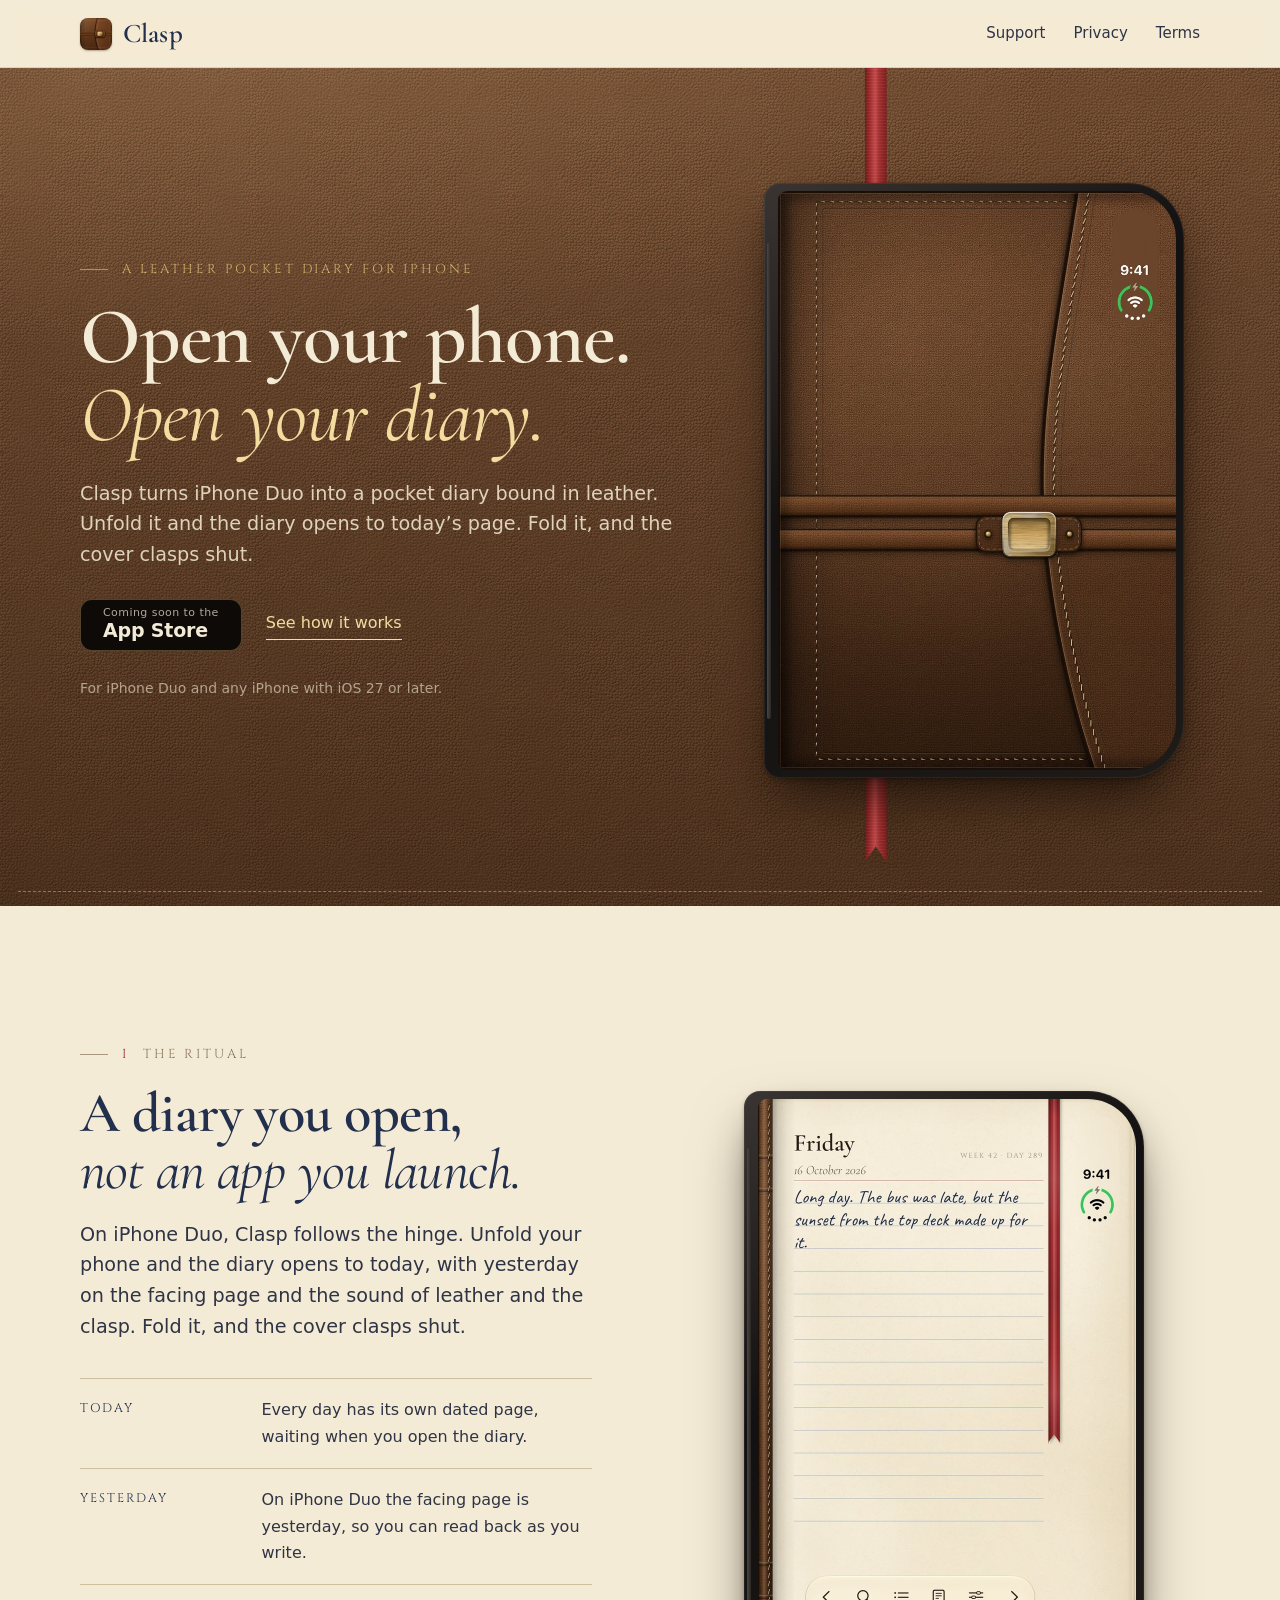
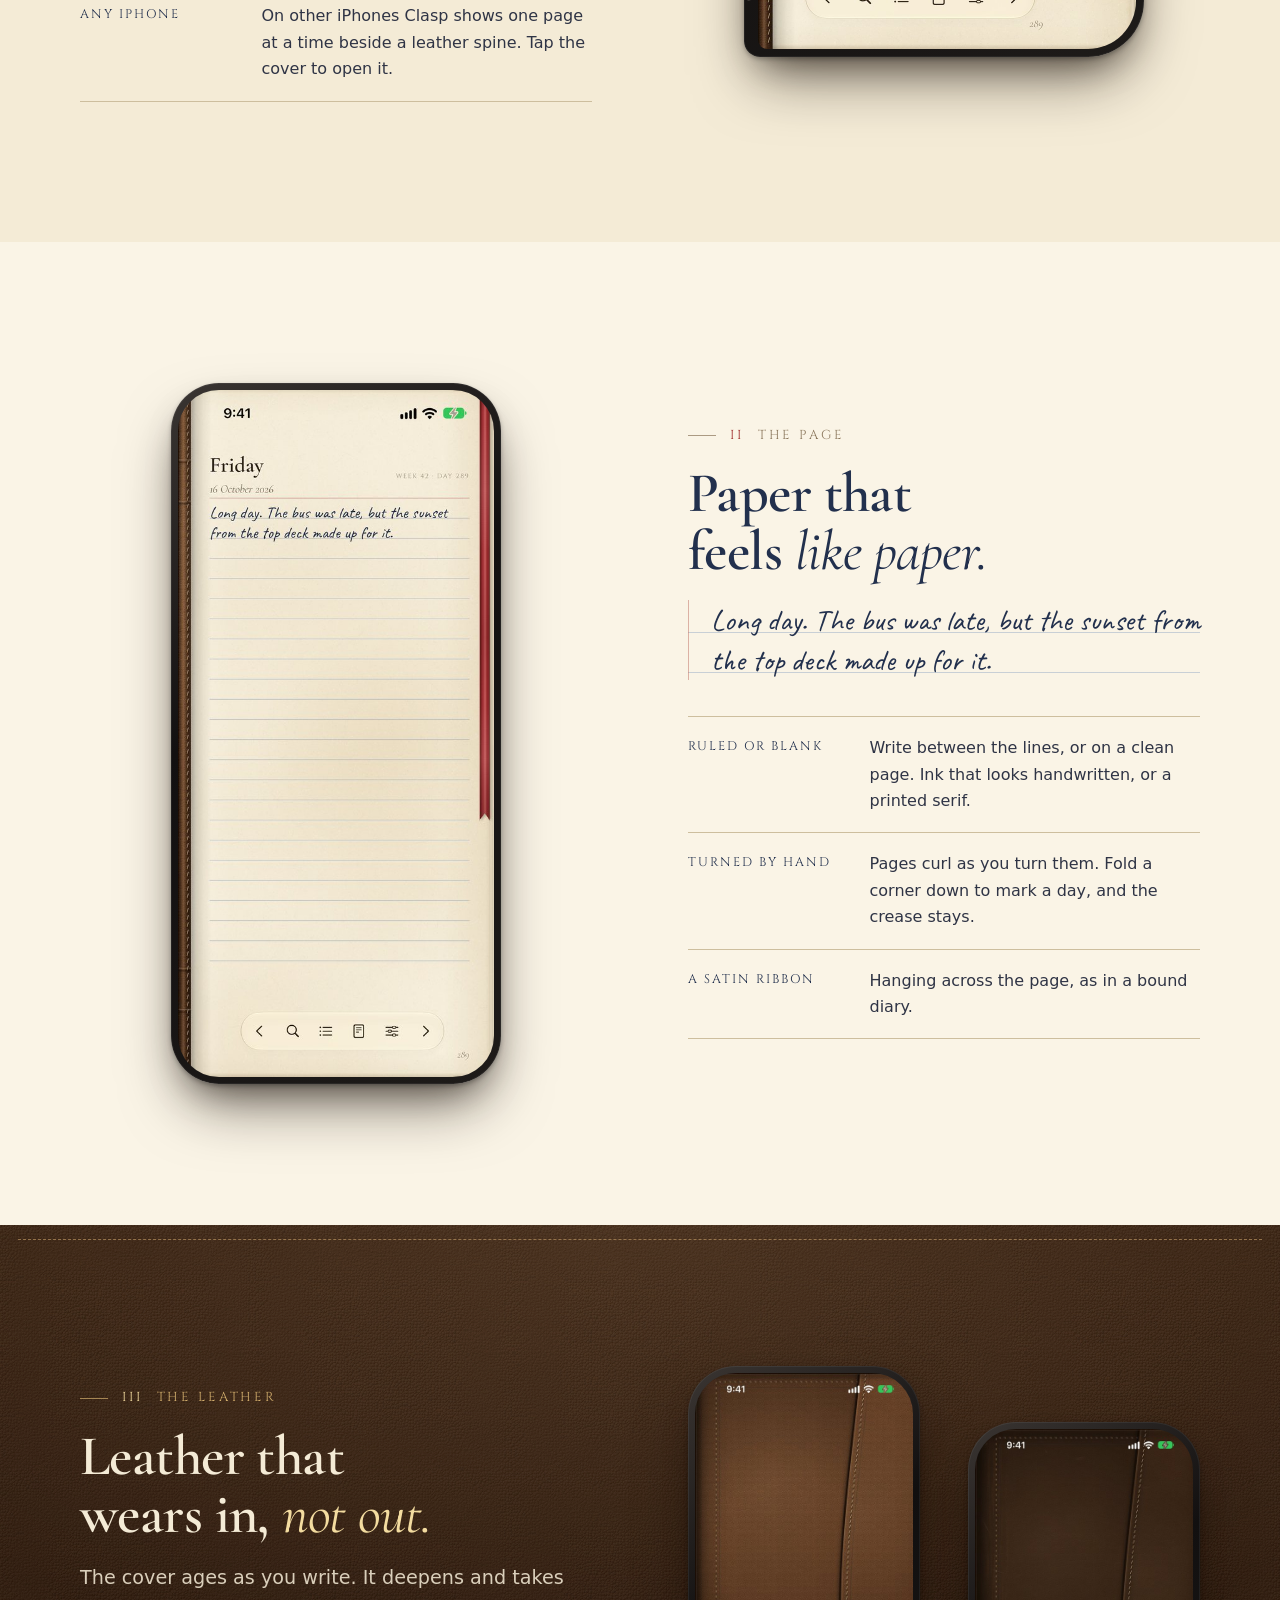
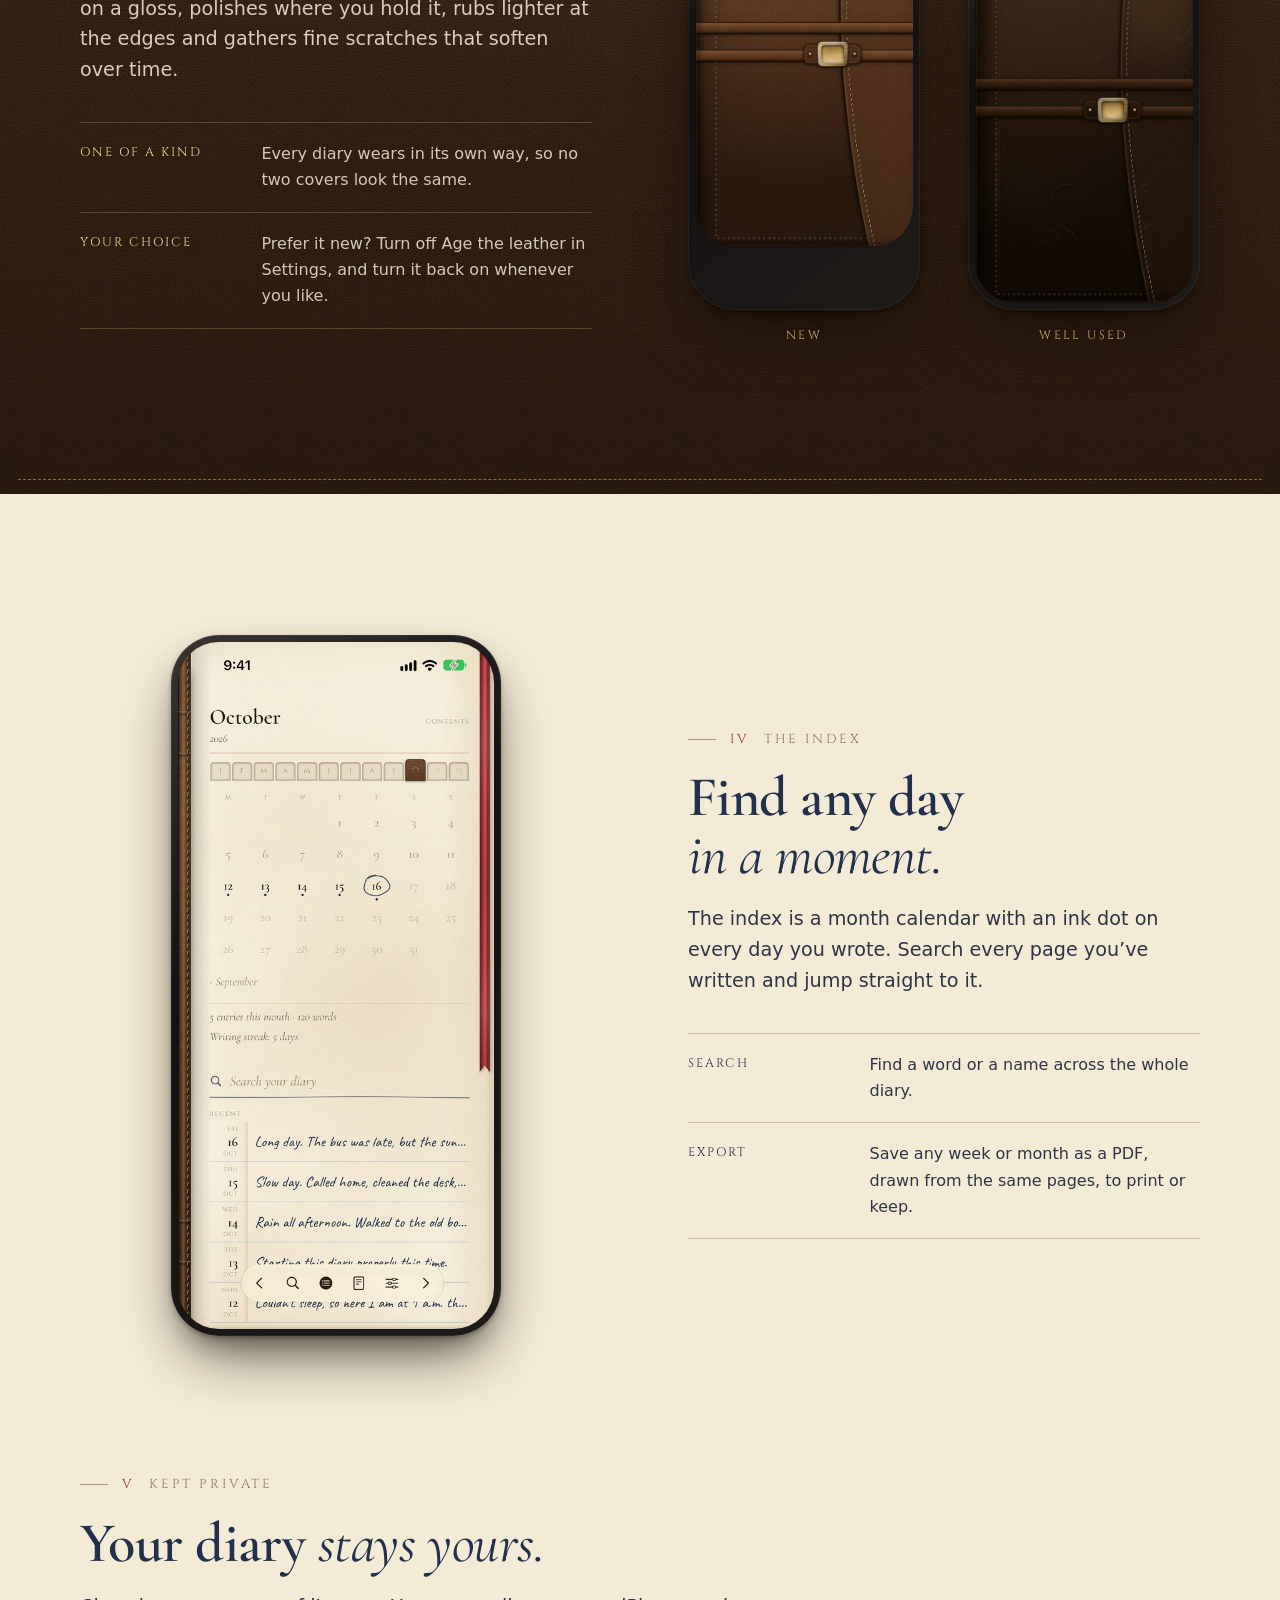
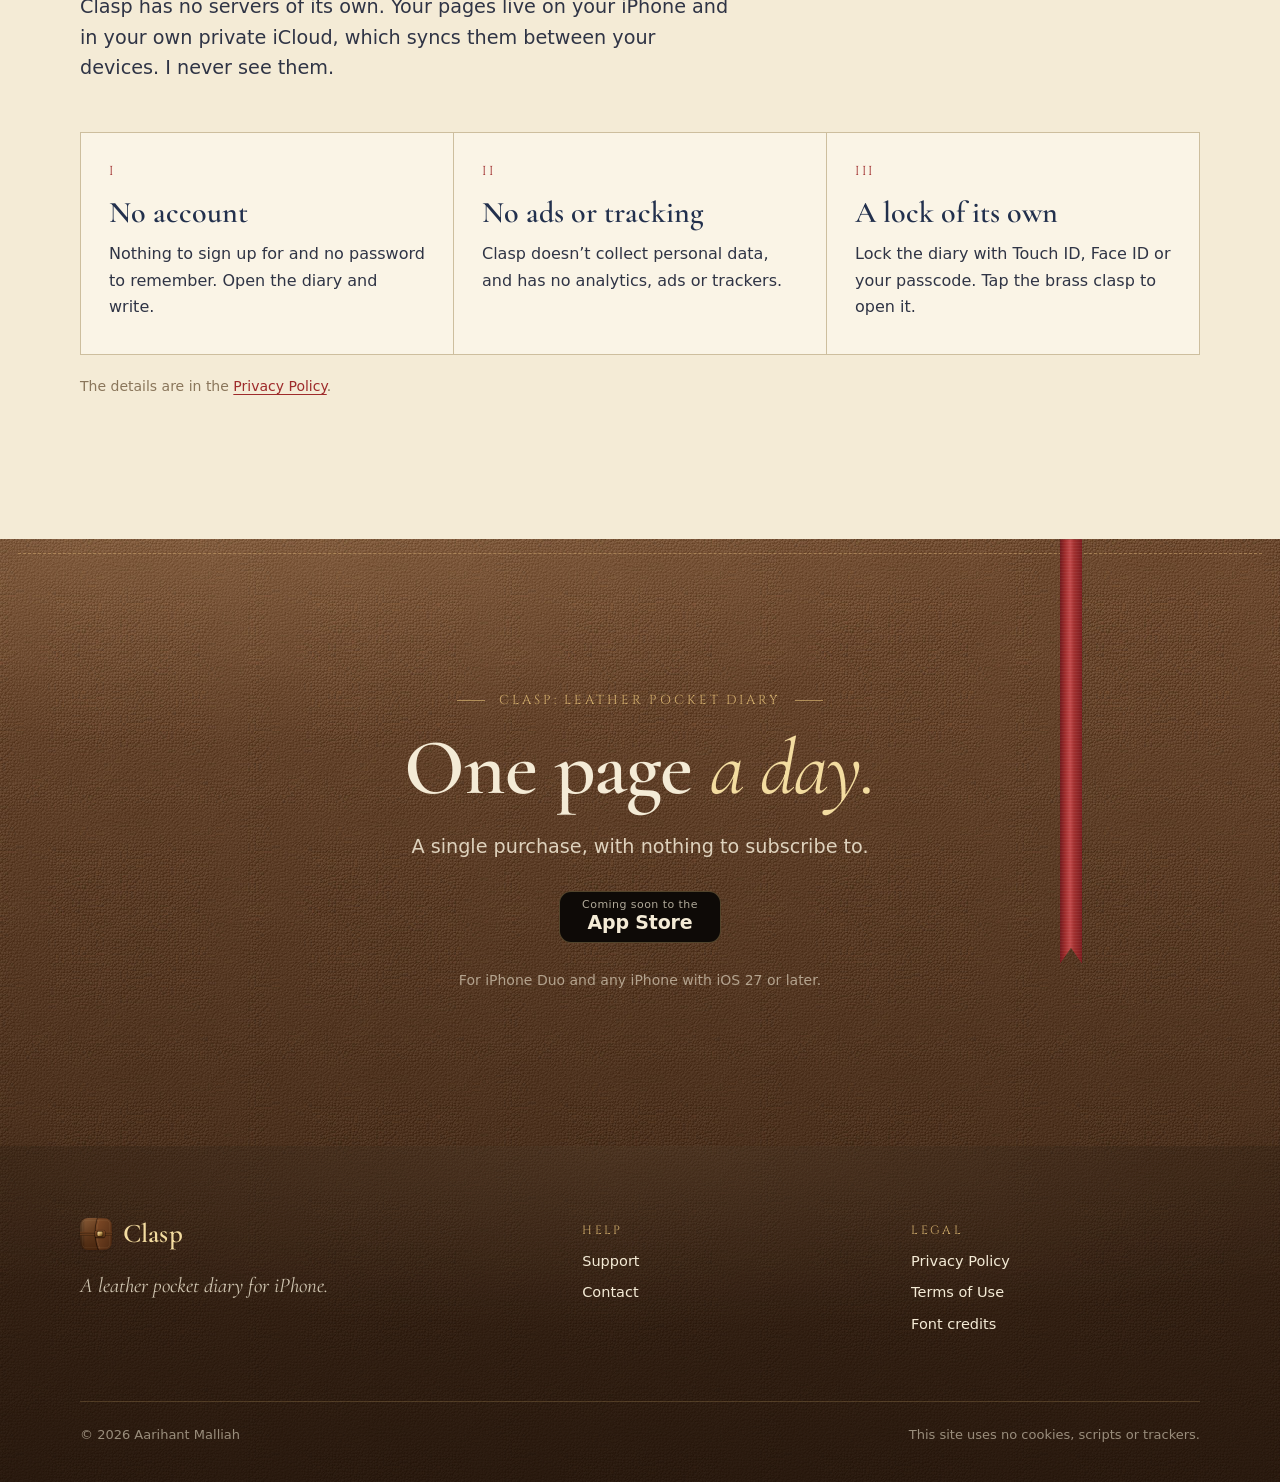
<file: index.html>
<!doctype html>
<html lang="en">
<head>
<meta charset="utf-8">
<meta name="viewport" content="width=device-width, initial-scale=1">
<meta name="color-scheme" content="light dark">
<meta name="referrer" content="no-referrer">
<title>Clasp: Leather Pocket Diary for iPhone</title>
<meta name="description" content="Clasp is a leather pocket diary for iPhone. On iPhone Duo, open your phone and the diary opens to today; close it and the cover clasps shut. No accounts, no ads, no tracking.">
<meta name="theme-color" content="#5A371F">
<link rel="icon" href="images/favicon.png">
<link rel="apple-touch-icon" href="images/icon.png">
<link rel="preload" href="fonts/cormorant-garamond-semibold.woff2" as="font" type="font/woff2" crossorigin>
<link rel="stylesheet" href="site.css">
</head>
<body>
<a class="skip" href="#main">Skip to content</a>
<header class="site-header">
  <div class="wrap">
    <a class="brand" href="./" aria-label="Clasp home"><img src="images/icon.png" alt="" width="32" height="32"><span>Clasp</span></a>
    <nav class="site-nav" aria-label="Site">
      <a href="support.html">Support</a>
      <a href="privacy.html">Privacy</a>
      <a href="terms.html">Terms</a>
    </nav>
  </div>
</header>

<main id="main">

<section class="hero leather stitched-bottom">
  <div class="wrap">
    <div>
      <p class="kicker">A leather pocket diary for iPhone</p>
      <h1 class="display">Open your phone.<br><em>Open your diary.</em></h1>
      <p class="lede">Clasp turns iPhone Duo into a pocket diary bound in leather. Unfold it and the diary opens to today&rsquo;s page. Fold it, and the cover clasps shut.</p>
      <div class="hero-actions">
        <span class="store"><small>Coming soon to the</small><strong>App Store</strong></span>
        <a class="text-link" href="#ritual">See how it works</a>
      </div>
      <p class="fine">For iPhone Duo and any iPhone with iOS 27 or later.</p>
    </div>
    <div class="hero-art">
      <span class="ribbon" aria-hidden="true"></span>
      <figure class="device duo">
        <img src="images/duo-cover.jpg" alt="Clasp on the outside screen of iPhone Duo: a stitched brown leather cover with a curved flap, a double strap and a brass clasp" width="756" height="1100" fetchpriority="high">
      </figure>
    </div>
  </div>
</section>

<section class="chapter" id="ritual">
  <div class="wrap split">
    <div>
      <p class="kicker"><span class="num">I</span> The ritual</p>
      <h2 class="title">A diary you open, <em>not an app you launch.</em></h2>
      <p class="lede">On iPhone Duo, Clasp follows the hinge. Unfold your phone and the diary opens to today, with yesterday on the facing page and the sound of leather and the clasp. Fold it, and the cover clasps shut.</p>
      <ul class="points">
        <li><b>Today</b><span>Every day has its own dated page, waiting when you open the diary.</span></li>
        <li><b>Yesterday</b><span>On iPhone Duo the facing page is yesterday, so you can read back as you write.</span></li>
        <li><b>Any iPhone</b><span>On other iPhones Clasp shows one page at a time beside a leather spine. Tap the cover to open it.</span></li>
      </ul>
    </div>
    <div class="art wide">
      <figure class="device duo">
        <img src="images/duo-today.jpg" alt="A diary page for Friday 16 October with a handwritten line and a red satin ribbon, on iPhone Duo's outside screen" width="756" height="1100" loading="lazy">
      </figure>
    </div>
  </div>
</section>

<section class="chapter page-chapter">
  <div class="wrap split flip">
    <div>
      <p class="kicker"><span class="num">II</span> The page</p>
      <h2 class="title">Paper that feels <em>like paper.</em></h2>
      <p class="note">Long day. The bus was late, but the sunset from the top deck made up for it.</p>
      <ul class="points">
        <li><b>Ruled or blank</b><span>Write between the lines, or on a clean page. Ink that looks handwritten, or a printed serif.</span></li>
        <li><b>Turned by hand</b><span>Pages curl as you turn them. Fold a corner down to mark a day, and the crease stays.</span></li>
        <li><b>A satin ribbon</b><span>Hanging across the page, as in a bound diary.</span></li>
      </ul>
    </div>
    <div class="art">
      <figure class="device">
        <img src="images/today.jpg" alt="A ruled diary page for Friday 16 October beside a leather spine, with a short handwritten entry" width="506" height="1100" loading="lazy">
      </figure>
    </div>
  </div>
</section>

<section class="chapter leather deep stitched-top stitched-bottom">
  <div class="wrap split">
    <div>
      <p class="kicker"><span class="num">III</span> The leather</p>
      <h2 class="title">Leather that wears in, <em>not out.</em></h2>
      <p class="lede">The cover ages as you write. It deepens and takes on a gloss, polishes where you hold it, rubs lighter at the edges and gathers fine scratches that soften over time.</p>
      <ul class="points">
        <li><b>One of a kind</b><span>Every diary wears in its own way, so no two covers look the same.</span></li>
        <li><b>Your choice</b><span>Prefer it new? Turn off Age the leather in Settings, and turn it back on whenever you like.</span></li>
      </ul>
    </div>
    <div class="covers">
      <figure class="device">
        <img src="images/cover.jpg" alt="Clasp's cover when new: smooth, even brown leather" width="506" height="1100" loading="lazy">
        <figcaption>New</figcaption>
      </figure>
      <figure class="device">
        <img src="images/cover-aged.jpg" alt="The same cover well used: darker, glossier leather with fine scratches" width="506" height="1100" loading="lazy">
        <figcaption>Well used</figcaption>
      </figure>
    </div>
  </div>
</section>

<section class="chapter">
  <div class="wrap split flip">
    <div>
      <p class="kicker"><span class="num">IV</span> The index</p>
      <h2 class="title">Find any day <em>in a moment.</em></h2>
      <p class="lede">The index is a month calendar with an ink dot on every day you wrote. Search every page you&rsquo;ve written and jump straight to it.</p>
      <ul class="points">
        <li><b>Search</b><span>Find a word or a name across the whole diary.</span></li>
        <li><b>Export</b><span>Save any week or month as a PDF, drawn from the same pages, to print or keep.</span></li>
      </ul>
    </div>
    <div class="art">
      <figure class="device">
        <img src="images/index.jpg" alt="The index: an October calendar with ink dots on written days, a search field and a list of recent entries" width="506" height="1100" loading="lazy">
      </figure>
    </div>
  </div>
</section>

<section class="chapter" style="padding-top:0">
  <div class="wrap">
    <p class="kicker"><span class="num">V</span> Kept private</p>
    <h2 class="title">Your diary <em>stays yours.</em></h2>
    <p class="lede">Clasp has no servers of its own. Your pages live on your iPhone and in your own private iCloud, which syncs them between your devices. I never see them.</p>
    <div class="pledges">
      <div class="pledge">
        <p class="n">I</p>
        <h3>No account</h3>
        <p>Nothing to sign up for and no password to remember. Open the diary and write.</p>
      </div>
      <div class="pledge">
        <p class="n">II</p>
        <h3>No ads or tracking</h3>
        <p>Clasp doesn&rsquo;t collect personal data, and has no analytics, ads or trackers.</p>
      </div>
      <div class="pledge">
        <p class="n">III</p>
        <h3>A lock of its own</h3>
        <p>Lock the diary with Touch ID, Face ID or your passcode. Tap the brass clasp to open it.</p>
      </div>
    </div>
    <p class="fine" style="margin-top:20px">The details are in the <a href="privacy.html">Privacy Policy</a>.</p>
  </div>
</section>

<section class="closing leather stitched-top">
  <span class="ribbon" aria-hidden="true"></span>
  <div class="wrap">
    <p class="kicker">Clasp: Leather Pocket Diary</p>
    <h2 class="display">One page <em>a day.</em></h2>
    <p class="lede">A single purchase, with nothing to subscribe to.</p>
    <div class="hero-actions">
      <span class="store"><small>Coming soon to the</small><strong>App Store</strong></span>
    </div>
    <p class="fine">For iPhone Duo and any iPhone with iOS 27 or later.</p>
  </div>
</section>

</main>

<footer class="site-footer leather deep">
  <div class="wrap">
    <div class="footer-grid">
      <div>
        <a class="brand" href="./"><img src="images/icon.png" alt="" width="32" height="32"><span>Clasp</span></a>
        <p class="tagline">A leather pocket diary for iPhone.</p>
      </div>
      <div>
        <h2>Help</h2>
        <ul>
          <li><a href="support.html">Support</a></li>
          <li><a href="mailto:asm.business03@gmail.com">Contact</a></li>
        </ul>
      </div>
      <div>
        <h2>Legal</h2>
        <ul>
          <li><a href="privacy.html">Privacy Policy</a></li>
          <li><a href="terms.html">Terms of Use</a></li>
          <li><a href="support.html#credits">Font credits</a></li>
        </ul>
      </div>
    </div>
    <div class="footer-base">
      <span>© 2026 Aarihant Malliah</span>
      <span>This site uses no cookies, scripts or trackers.</span>
    </div>
  </div>
</footer>
</body>
</html>
</file>
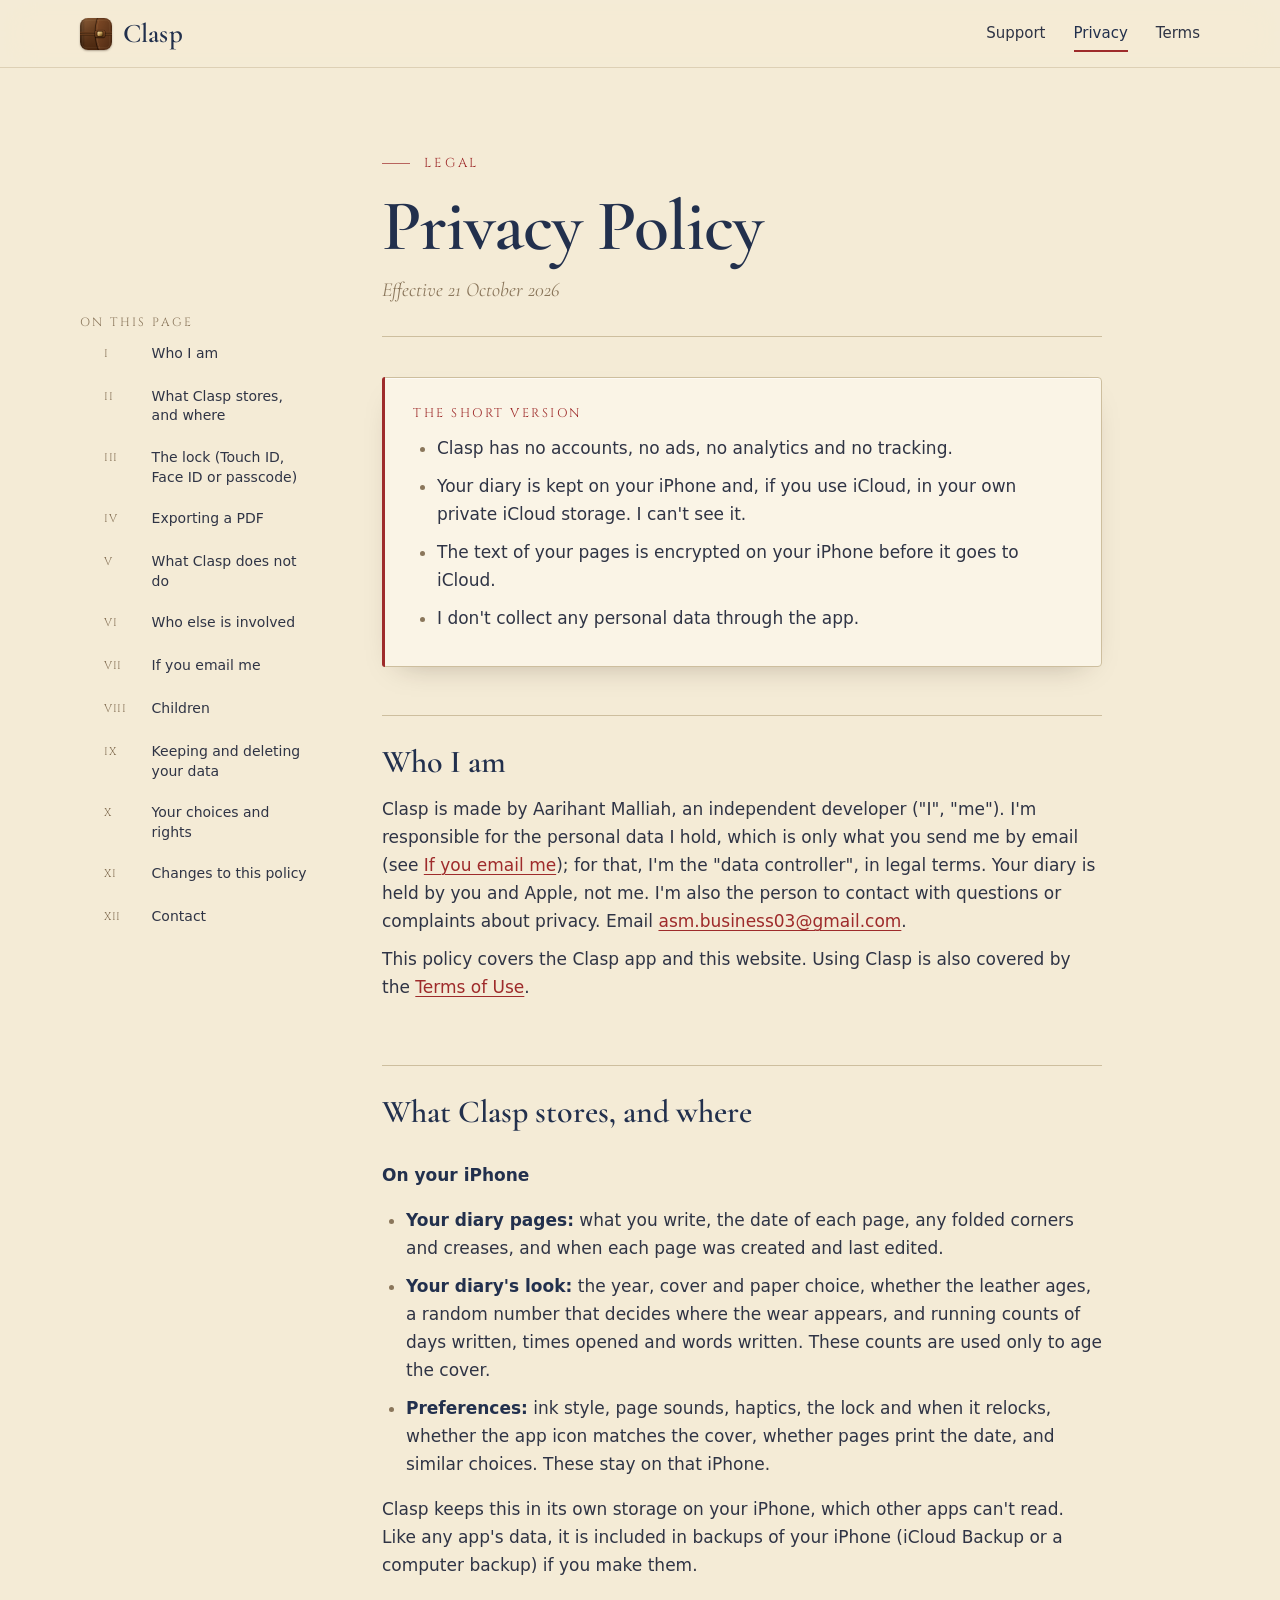
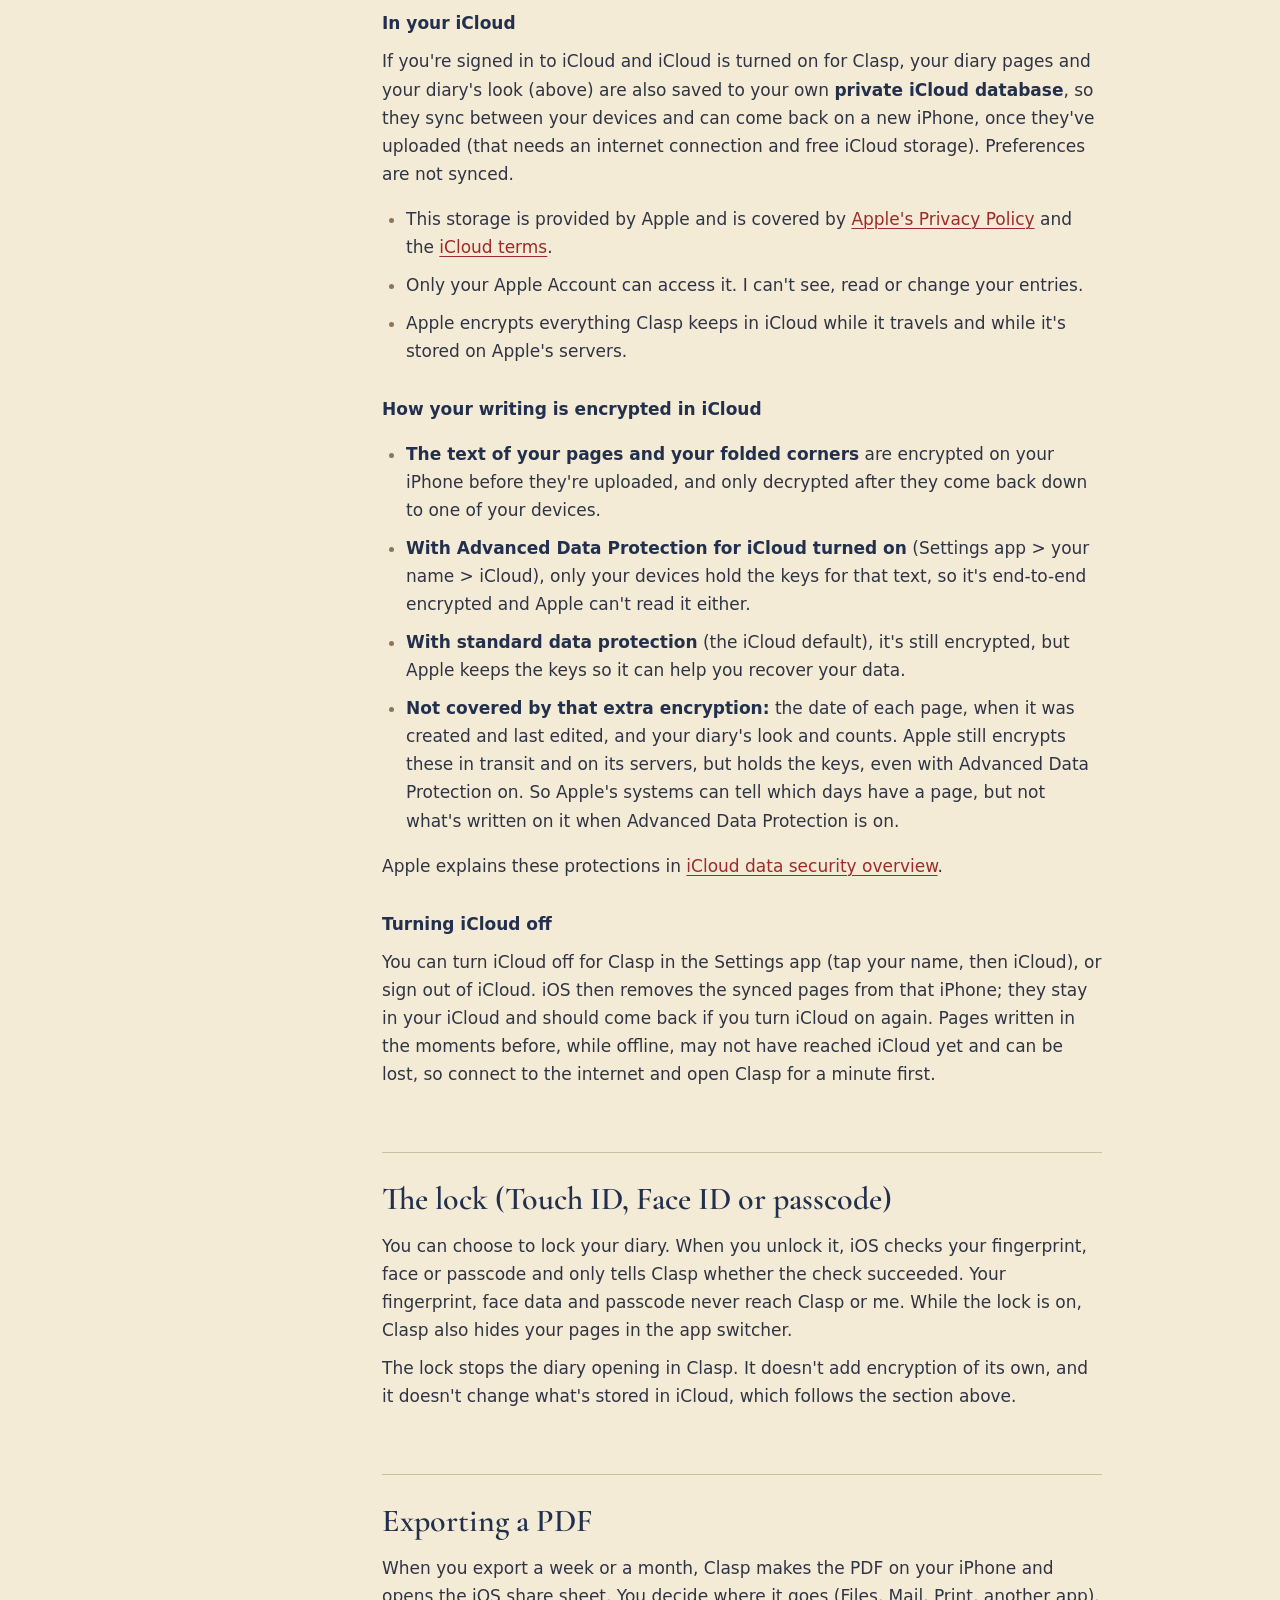
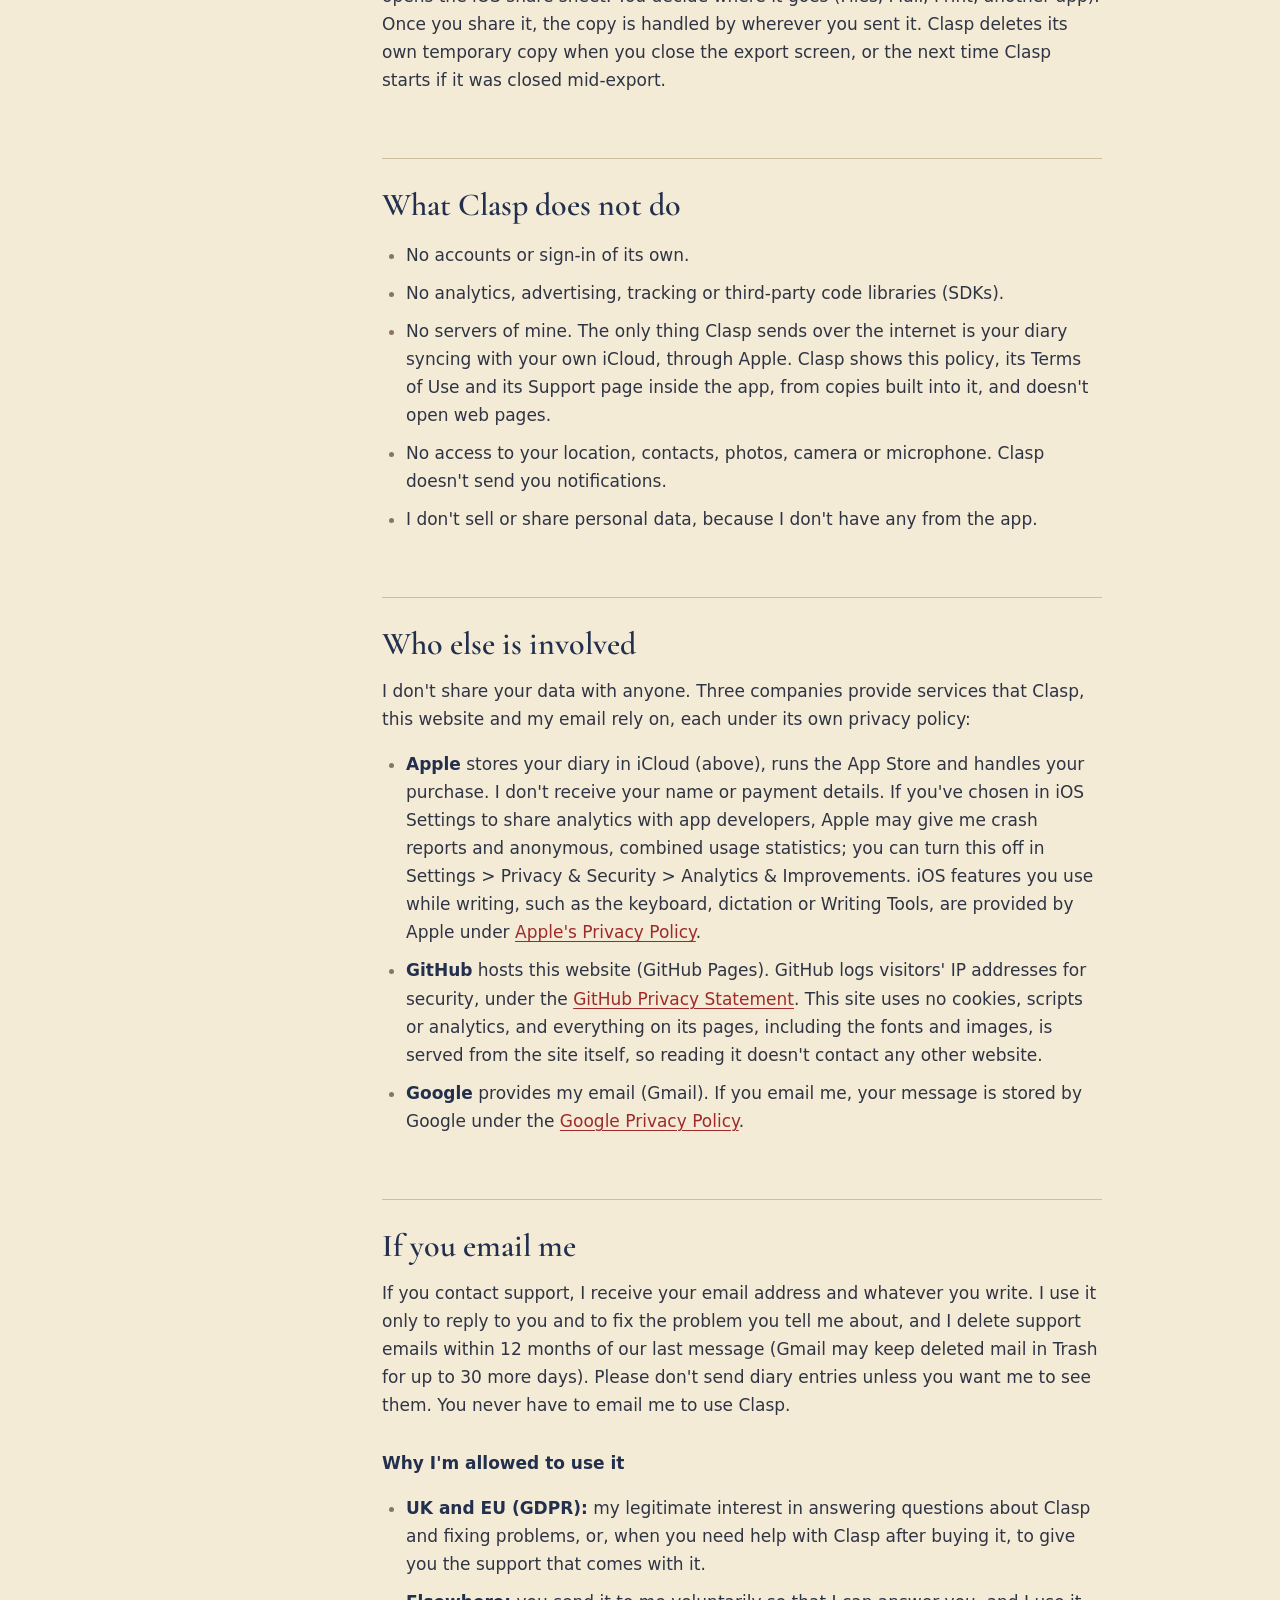
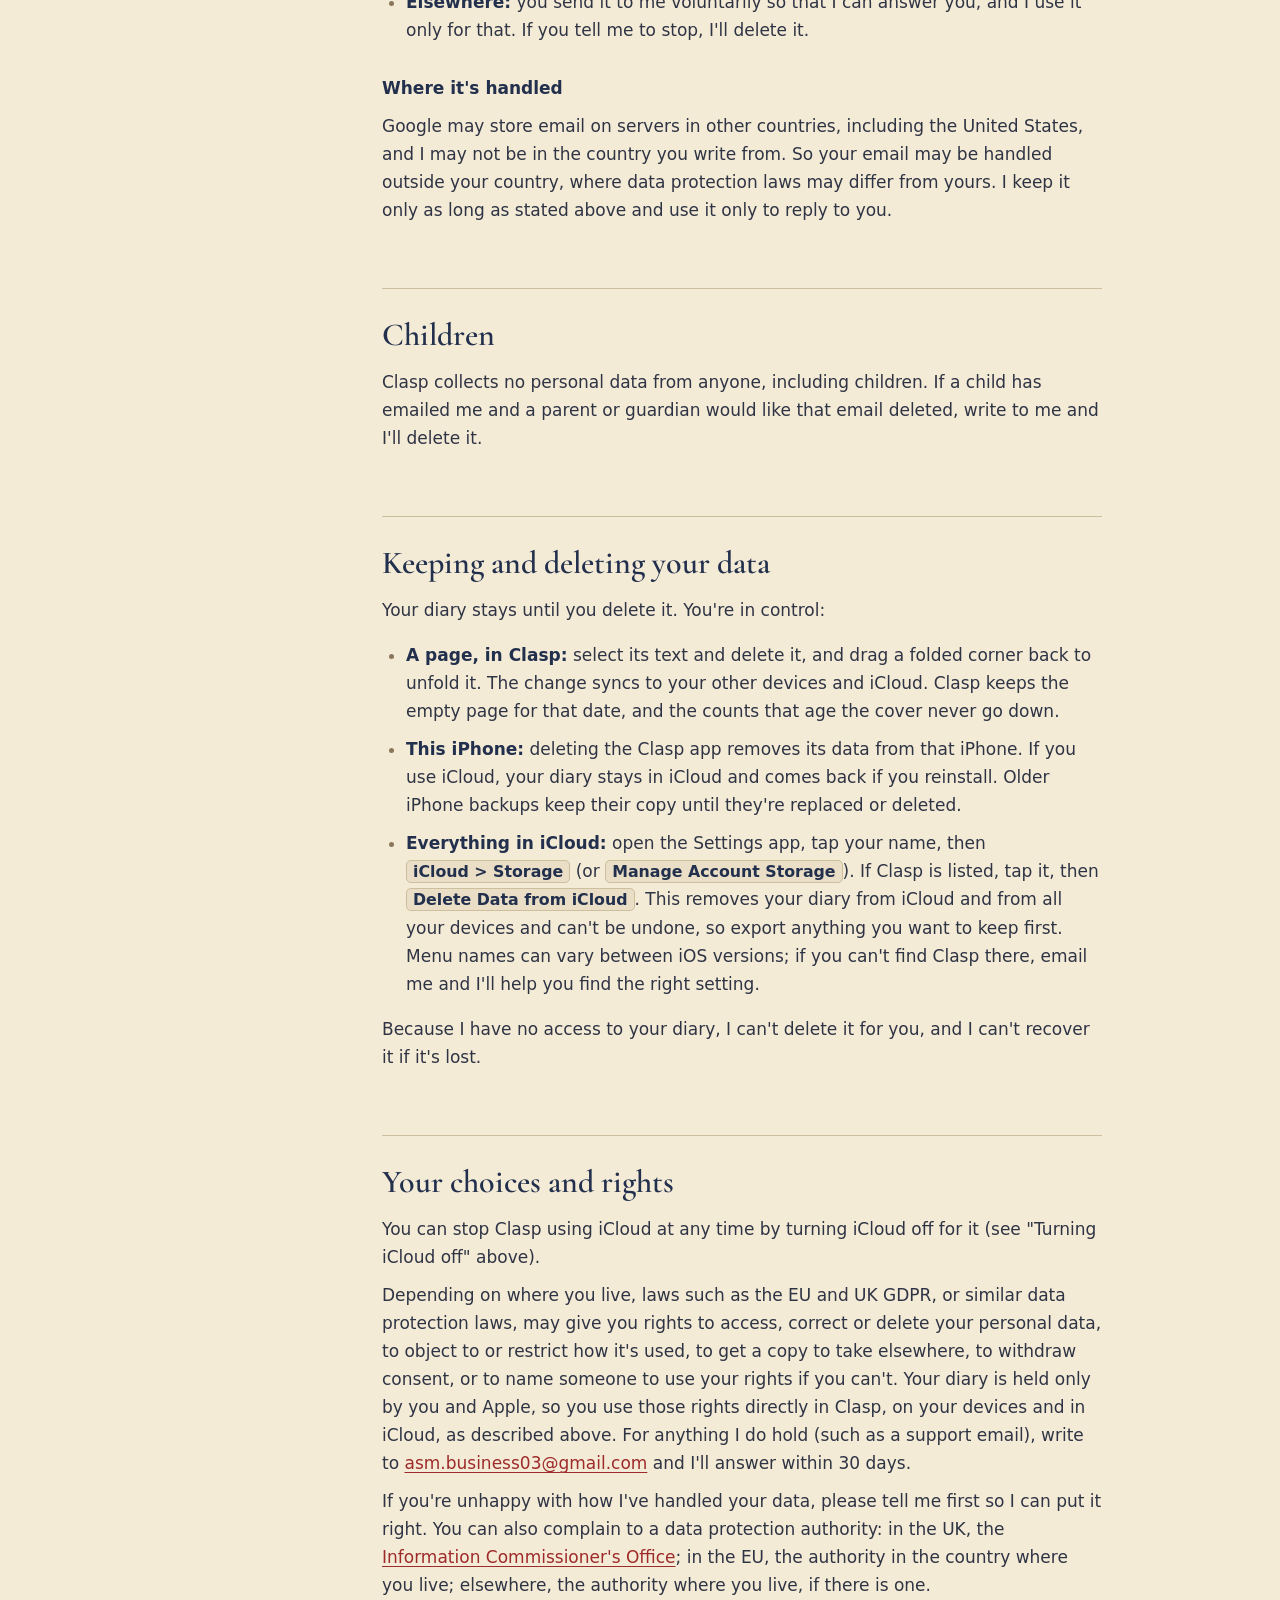
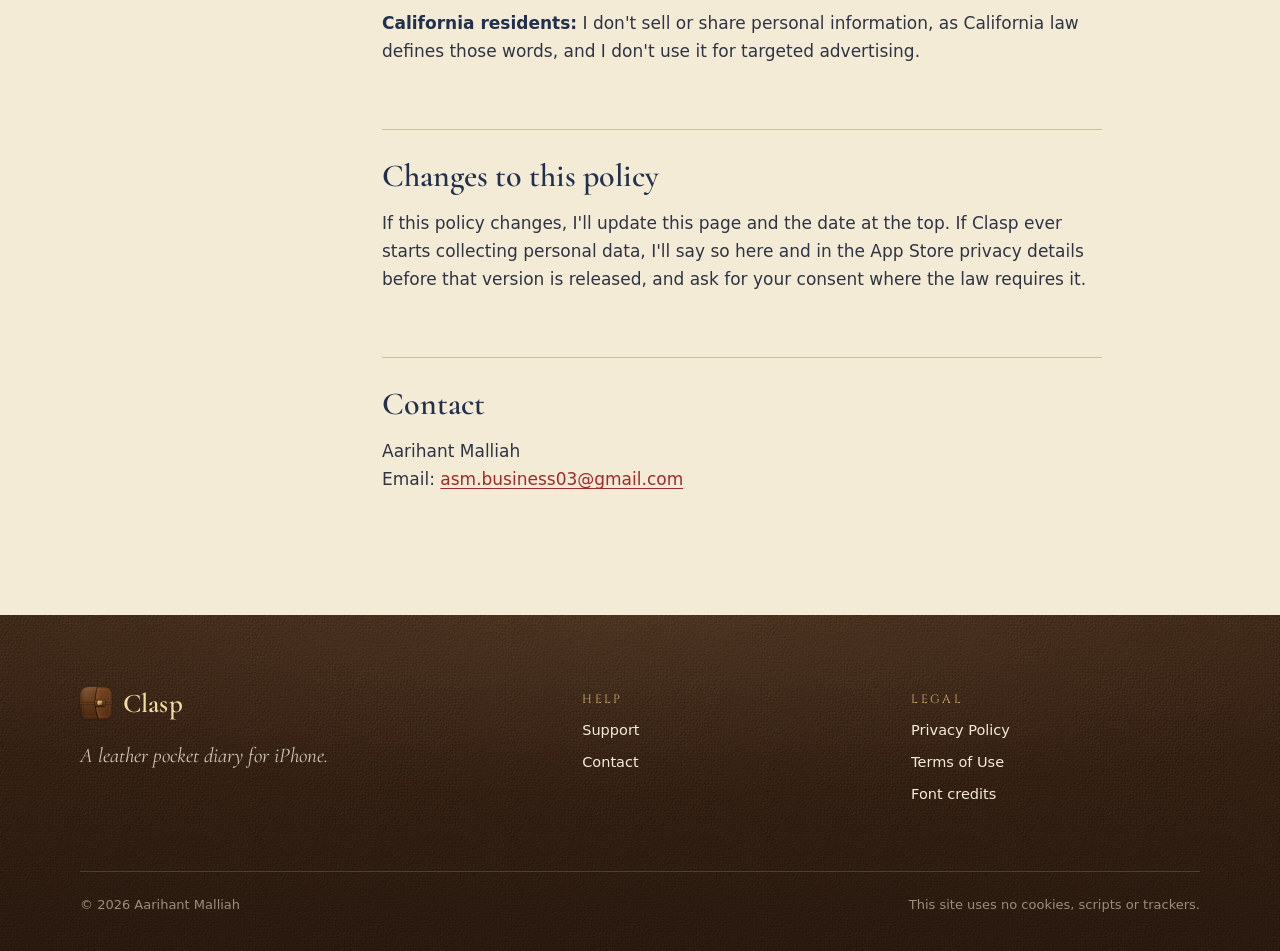
<file: privacy.html>
<!doctype html>
<html lang="en">
<head>
<meta charset="utf-8">
<meta name="viewport" content="width=device-width, initial-scale=1">
<meta name="color-scheme" content="light dark">
<meta name="referrer" content="no-referrer">
<meta name="theme-color" content="#F4EBD6">
<title>Privacy Policy · Clasp</title>
<meta name="description" content="The Clasp privacy policy: what the app stores, where, and who can see it.">
<link rel="icon" href="images/favicon.png">
<link rel="apple-touch-icon" href="images/icon.png">
<link rel="preload" href="fonts/cormorant-garamond-semibold.woff2" as="font" type="font/woff2" crossorigin>
<link rel="stylesheet" href="site.css">
</head>
<body>
<a class="skip" href="#main">Skip to content</a>
<header class="site-header">
  <div class="wrap">
    <a class="brand" href="./" aria-label="Clasp home"><img src="images/icon.png" alt="" width="32" height="32"><span>Clasp</span></a>
    <nav class="site-nav" aria-label="Site">
      <a href="support.html">Support</a>
      <a href="privacy.html" aria-current="page">Privacy</a>
      <a href="terms.html">Terms</a>
    </nav>
  </div>
</header>

<div class="wrap doc">
<nav class="toc" aria-label="On this page">
  <p>On this page</p>
  <ol>
    <li><a href="#who">Who I am</a></li>
    <li><a href="#stores">What Clasp stores, and where</a></li>
    <li><a href="#lock">The lock (Touch ID, Face ID or passcode)</a></li>
    <li><a href="#export">Exporting a PDF</a></li>
    <li><a href="#not">What Clasp does not do</a></li>
    <li><a href="#others">Who else is involved</a></li>
    <li><a href="#email">If you email me</a></li>
    <li><a href="#children">Children</a></li>
    <li><a href="#keeping">Keeping and deleting your data</a></li>
    <li><a href="#rights">Your choices and rights</a></li>
    <li><a href="#changes">Changes to this policy</a></li>
    <li><a href="#contact">Contact</a></li>
  </ol>
</nav>
<main id="main">
<div class="eyebrow">Legal</div>
<h1>Privacy Policy</h1>
<p class="meta">Effective 21 October 2026</p>

<div class="card">
  <p><strong>The short version</strong></p>
  <ul>
    <li>Clasp has no accounts, no ads, no analytics and no tracking.</li>
    <li>Your diary is kept on your iPhone and, if you use iCloud, in your own private iCloud storage. I can't see it.</li>
    <li>The text of your pages is encrypted on your iPhone before it goes to iCloud.</li>
    <li>I don't collect any personal data through the app.</li>
  </ul>
</div>

<h2 id="who">Who I am</h2>
<p>Clasp is made by Aarihant Malliah, an independent developer ("I", "me"). I'm responsible for the personal data I hold, which is only what you send me by email (see <a href="#email">If you email me</a>); for that, I'm the "data controller", in legal terms. Your diary is held by you and Apple, not me. I'm also the person to contact with questions or complaints about privacy. Email <a href="mailto:asm.business03@gmail.com">asm.business03@gmail.com</a>.</p>
<p>This policy covers the Clasp app and this website. Using Clasp is also covered by the <a href="terms.html">Terms of Use</a>.</p>

<h2 id="stores">What Clasp stores, and where</h2>
<h3>On your iPhone</h3>
<ul>
  <li><strong>Your diary pages:</strong> what you write, the date of each page, any folded corners and creases, and when each page was created and last edited.</li>
  <li><strong>Your diary's look:</strong> the year, cover and paper choice, whether the leather ages, a random number that decides where the wear appears, and running counts of days written, times opened and words written. These counts are used only to age the cover.</li>
  <li><strong>Preferences:</strong> ink style, page sounds, haptics, the lock and when it relocks, whether the app icon matches the cover, whether pages print the date, and similar choices. These stay on that iPhone.</li>
</ul>
<p>Clasp keeps this in its own storage on your iPhone, which other apps can't read. Like any app's data, it is included in backups of your iPhone (iCloud Backup or a computer backup) if you make them.</p>

<h3>In your iCloud</h3>
<p>If you're signed in to iCloud and iCloud is turned on for Clasp, your diary pages and your diary's look (above) are also saved to your own <strong>private iCloud database</strong>, so they sync between your devices and can come back on a new iPhone, once they've uploaded (that needs an internet connection and free iCloud storage). Preferences are not synced.</p>
<ul>
  <li>This storage is provided by Apple and is covered by <a href="https://www.apple.com/legal/privacy/">Apple's Privacy Policy</a> and the <a href="https://www.apple.com/legal/internet-services/icloud/">iCloud terms</a>.</li>
  <li>Only your Apple Account can access it. I can't see, read or change your entries.</li>
  <li>Apple encrypts everything Clasp keeps in iCloud while it travels and while it's stored on Apple's servers.</li>
</ul>

<h3>How your writing is encrypted in iCloud</h3>
<ul>
  <li><strong>The text of your pages and your folded corners</strong> are encrypted on your iPhone before they're uploaded, and only decrypted after they come back down to one of your devices.</li>
  <li><strong>With Advanced Data Protection for iCloud turned on</strong> (Settings app &gt; your name &gt; iCloud), only your devices hold the keys for that text, so it's end-to-end encrypted and Apple can't read it either.</li>
  <li><strong>With standard data protection</strong> (the iCloud default), it's still encrypted, but Apple keeps the keys so it can help you recover your data.</li>
  <li><strong>Not covered by that extra encryption:</strong> the date of each page, when it was created and last edited, and your diary's look and counts. Apple still encrypts these in transit and on its servers, but holds the keys, even with Advanced Data Protection on. So Apple's systems can tell which days have a page, but not what's written on it when Advanced Data Protection is on.</li>
</ul>
<p>Apple explains these protections in <a href="https://support.apple.com/en-us/102651">iCloud data security overview</a>.</p>

<h3>Turning iCloud off</h3>
<p>You can turn iCloud off for Clasp in the Settings app (tap your name, then iCloud), or sign out of iCloud. iOS then removes the synced pages from that iPhone; they stay in your iCloud and should come back if you turn iCloud on again. Pages written in the moments before, while offline, may not have reached iCloud yet and can be lost, so connect to the internet and open Clasp for a minute first.</p>

<h2 id="lock">The lock (Touch ID, Face ID or passcode)</h2>
<p>You can choose to lock your diary. When you unlock it, iOS checks your fingerprint, face or passcode and only tells Clasp whether the check succeeded. Your fingerprint, face data and passcode never reach Clasp or me. While the lock is on, Clasp also hides your pages in the app switcher.</p>
<p>The lock stops the diary opening in Clasp. It doesn't add encryption of its own, and it doesn't change what's stored in iCloud, which follows the section above.</p>

<h2 id="export">Exporting a PDF</h2>
<p>When you export a week or a month, Clasp makes the PDF on your iPhone and opens the iOS share sheet. You decide where it goes (Files, Mail, Print, another app). Once you share it, the copy is handled by wherever you sent it. Clasp deletes its own temporary copy when you close the export screen, or the next time Clasp starts if it was closed mid-export.</p>

<h2 id="not">What Clasp does not do</h2>
<ul>
  <li>No accounts or sign-in of its own.</li>
  <li>No analytics, advertising, tracking or third-party code libraries (SDKs).</li>
  <li>No servers of mine. The only thing Clasp sends over the internet is your diary syncing with your own iCloud, through Apple. Clasp shows this policy, its Terms of Use and its Support page inside the app, from copies built into it, and doesn't open web pages.</li>
  <li>No access to your location, contacts, photos, camera or microphone. Clasp doesn't send you notifications.</li>
  <li>I don't sell or share personal data, because I don't have any from the app.</li>
</ul>

<h2 id="others">Who else is involved</h2>
<p>I don't share your data with anyone. Three companies provide services that Clasp, this website and my email rely on, each under its own privacy policy:</p>
<ul>
  <li><strong>Apple</strong> stores your diary in iCloud (above), runs the App Store and handles your purchase. I don't receive your name or payment details. If you've chosen in iOS Settings to share analytics with app developers, Apple may give me crash reports and anonymous, combined usage statistics; you can turn this off in Settings &gt; Privacy &amp; Security &gt; Analytics &amp; Improvements. iOS features you use while writing, such as the keyboard, dictation or Writing Tools, are provided by Apple under <a href="https://www.apple.com/legal/privacy/">Apple's Privacy Policy</a>.</li>
  <li><strong>GitHub</strong> hosts this website (GitHub Pages). GitHub logs visitors' IP addresses for security, under the <a href="https://docs.github.com/en/site-policy/privacy-policies/github-general-privacy-statement">GitHub Privacy Statement</a>. This site uses no cookies, scripts or analytics, and everything on its pages, including the fonts and images, is served from the site itself, so reading it doesn't contact any other website.</li>
  <li><strong>Google</strong> provides my email (Gmail). If you email me, your message is stored by Google under the <a href="https://policies.google.com/privacy">Google Privacy Policy</a>.</li>
</ul>

<h2 id="email">If you email me</h2>
<p>If you contact support, I receive your email address and whatever you write. I use it only to reply to you and to fix the problem you tell me about, and I delete support emails within 12 months of our last message (Gmail may keep deleted mail in Trash for up to 30 more days). Please don't send diary entries unless you want me to see them. You never have to email me to use Clasp.</p>
<h3>Why I'm allowed to use it</h3>
<ul>
  <li><strong>UK and EU (GDPR):</strong> my legitimate interest in answering questions about Clasp and fixing problems, or, when you need help with Clasp after buying it, to give you the support that comes with it.</li>
  <li><strong>Elsewhere:</strong> you send it to me voluntarily so that I can answer you, and I use it only for that. If you tell me to stop, I'll delete it.</li>
</ul>
<h3>Where it's handled</h3>
<p>Google may store email on servers in other countries, including the United States, and I may not be in the country you write from. So your email may be handled outside your country, where data protection laws may differ from yours. I keep it only as long as stated above and use it only to reply to you.</p>

<h2 id="children">Children</h2>
<p>Clasp collects no personal data from anyone, including children. If a child has emailed me and a parent or guardian would like that email deleted, write to me and I'll delete it.</p>

<h2 id="keeping">Keeping and deleting your data</h2>
<p>Your diary stays until you delete it. You're in control:</p>
<ul>
  <li><strong>A page, in Clasp:</strong> select its text and delete it, and drag a folded corner back to unfold it. The change syncs to your other devices and iCloud. Clasp keeps the empty page for that date, and the counts that age the cover never go down.</li>
  <li><strong>This iPhone:</strong> deleting the Clasp app removes its data from that iPhone. If you use iCloud, your diary stays in iCloud and comes back if you reinstall. Older iPhone backups keep their copy until they're replaced or deleted.</li>
  <li><strong>Everything in iCloud:</strong> open the Settings app, tap your name, then <span class="path">iCloud &gt; Storage</span> (or <span class="path">Manage Account Storage</span>). If Clasp is listed, tap it, then <span class="path">Delete Data from iCloud</span>. This removes your diary from iCloud and from all your devices and can't be undone, so export anything you want to keep first. Menu names can vary between iOS versions; if you can't find Clasp there, email me and I'll help you find the right setting.</li>
</ul>
<p>Because I have no access to your diary, I can't delete it for you, and I can't recover it if it's lost.</p>

<h2 id="rights">Your choices and rights</h2>
<p>You can stop Clasp using iCloud at any time by turning iCloud off for it (see "Turning iCloud off" above).</p>
<p>Depending on where you live, laws such as the EU and UK GDPR, or similar data protection laws, may give you rights to access, correct or delete your personal data, to object to or restrict how it's used, to get a copy to take elsewhere, to withdraw consent, or to name someone to use your rights if you can't. Your diary is held only by you and Apple, so you use those rights directly in Clasp, on your devices and in iCloud, as described above. For anything I do hold (such as a support email), write to <a href="mailto:asm.business03@gmail.com">asm.business03@gmail.com</a> and I'll answer within 30 days.</p>
<p>If you're unhappy with how I've handled your data, please tell me first so I can put it right. You can also complain to a data protection authority: in the UK, the <a href="https://ico.org.uk/make-a-complaint/">Information Commissioner's Office</a>; in the EU, the authority in the country where you live; elsewhere, the authority where you live, if there is one.</p>
<p><strong>California residents:</strong> I don't sell or share personal information, as California law defines those words, and I don't use it for targeted advertising.</p>

<h2 id="changes">Changes to this policy</h2>
<p>If this policy changes, I'll update this page and the date at the top. If Clasp ever starts collecting personal data, I'll say so here and in the App Store privacy details before that version is released, and ask for your consent where the law requires it.</p>

<h2 id="contact">Contact</h2>
<p>Aarihant Malliah<br>Email: <a href="mailto:asm.business03@gmail.com">asm.business03@gmail.com</a></p>
</main>
</div>

<footer class="site-footer leather deep">
  <div class="wrap">
    <div class="footer-grid">
      <div>
        <a class="brand" href="./"><img src="images/icon.png" alt="" width="32" height="32"><span>Clasp</span></a>
        <p class="tagline">A leather pocket diary for iPhone.</p>
      </div>
      <div>
        <h2>Help</h2>
        <ul>
          <li><a href="support.html">Support</a></li>
          <li><a href="mailto:asm.business03@gmail.com">Contact</a></li>
        </ul>
      </div>
      <div>
        <h2>Legal</h2>
        <ul>
          <li><a href="privacy.html">Privacy Policy</a></li>
          <li><a href="terms.html">Terms of Use</a></li>
          <li><a href="support.html#credits">Font credits</a></li>
        </ul>
      </div>
    </div>
    <div class="footer-base">
      <span>© 2026 Aarihant Malliah</span>
      <span>This site uses no cookies, scripts or trackers.</span>
    </div>
  </div>
</footer>
</body>
</html>
</file>
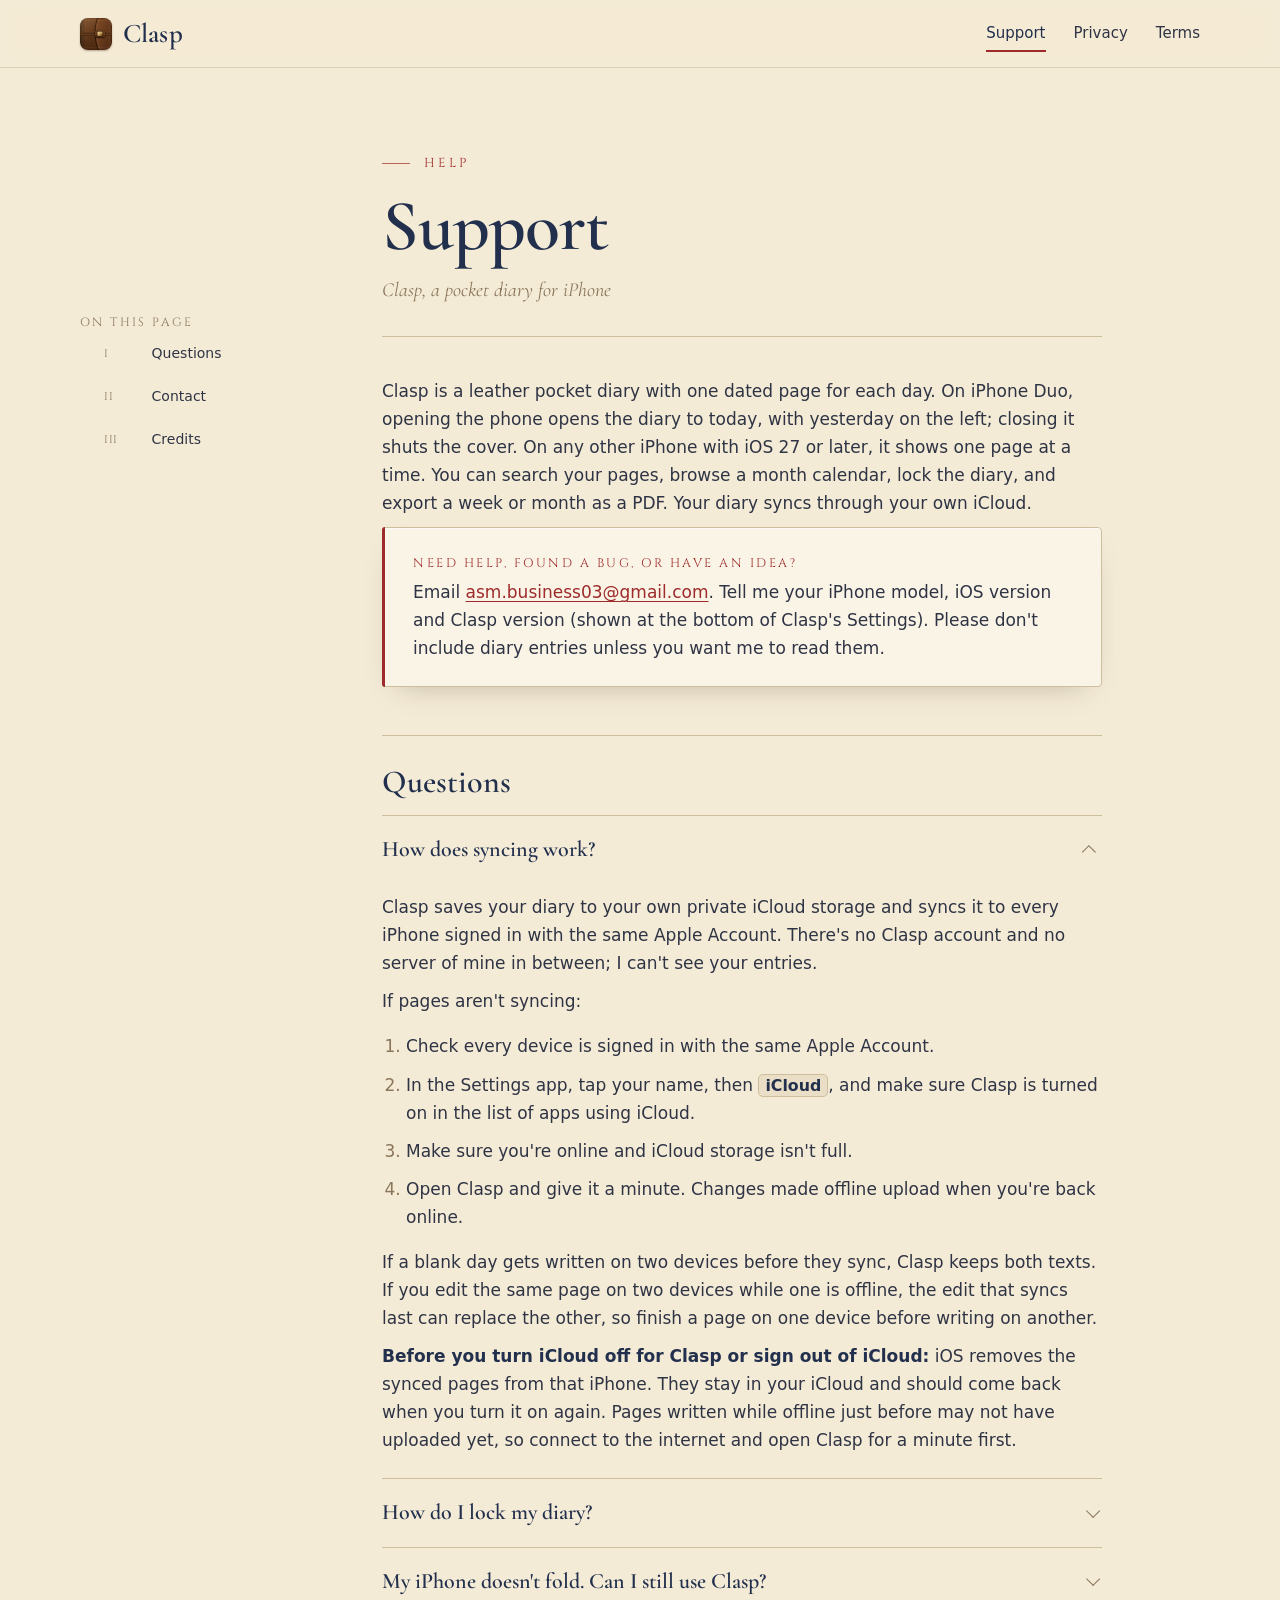
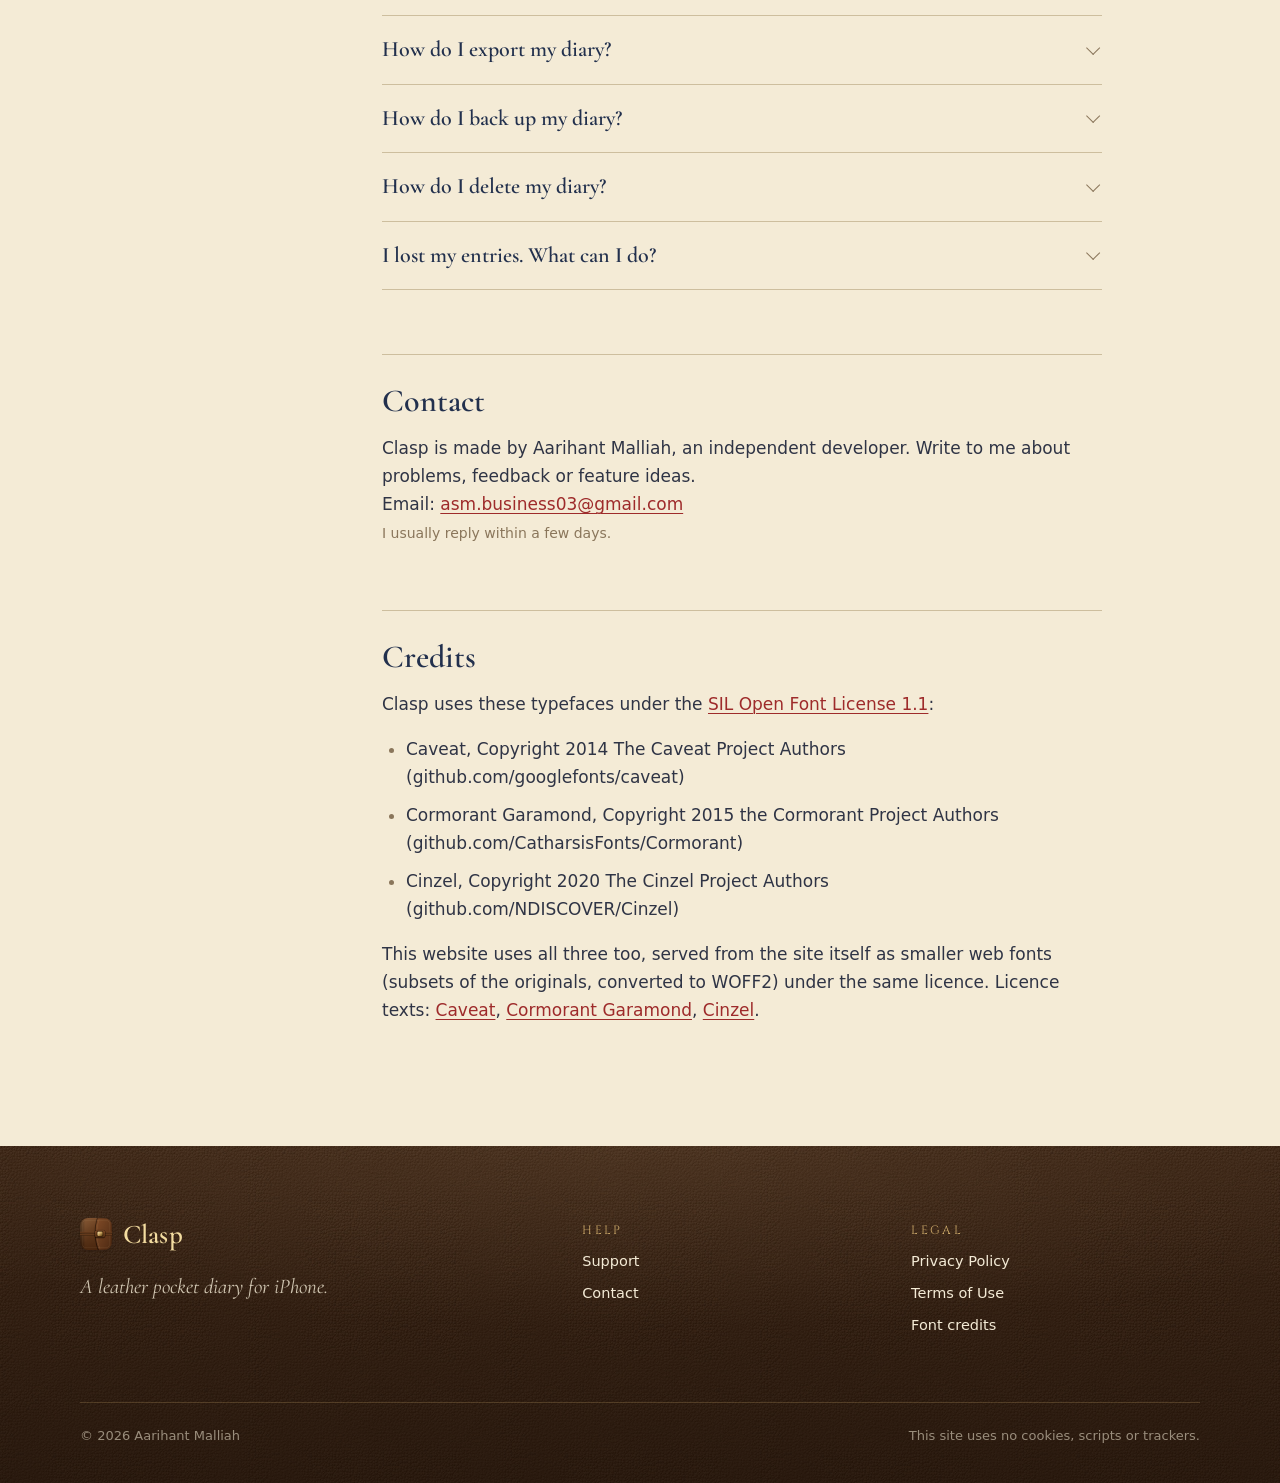
<file: support.html>
<!doctype html>
<html lang="en">
<head>
<meta charset="utf-8">
<meta name="viewport" content="width=device-width, initial-scale=1">
<meta name="color-scheme" content="light dark">
<meta name="referrer" content="no-referrer">
<meta name="theme-color" content="#F4EBD6">
<title>Support · Clasp</title>
<meta name="description" content="Help with Clasp: syncing, the lock, exporting, and how to contact me.">
<link rel="icon" href="images/favicon.png">
<link rel="apple-touch-icon" href="images/icon.png">
<link rel="preload" href="fonts/cormorant-garamond-semibold.woff2" as="font" type="font/woff2" crossorigin>
<link rel="stylesheet" href="site.css">
</head>
<body>
<a class="skip" href="#main">Skip to content</a>
<header class="site-header">
  <div class="wrap">
    <a class="brand" href="./" aria-label="Clasp home"><img src="images/icon.png" alt="" width="32" height="32"><span>Clasp</span></a>
    <nav class="site-nav" aria-label="Site">
      <a href="support.html" aria-current="page">Support</a>
      <a href="privacy.html">Privacy</a>
      <a href="terms.html">Terms</a>
    </nav>
  </div>
</header>

<div class="wrap doc">
<nav class="toc" aria-label="On this page">
  <p>On this page</p>
  <ol>
    <li><a href="#questions">Questions</a></li>
    <li><a href="#contact">Contact</a></li>
    <li><a href="#credits">Credits</a></li>
  </ol>
</nav>
<main id="main">
<div class="eyebrow">Help</div>
<h1>Support</h1>
<p class="meta">Clasp, a pocket diary for iPhone</p>
<p>Clasp is a leather pocket diary with one dated page for each day. On iPhone Duo, opening the phone opens the diary to today, with yesterday on the left; closing it shuts the cover. On any other iPhone with iOS 27 or later, it shows one page at a time. You can search your pages, browse a month calendar, lock the diary, and export a week or month as a PDF. Your diary syncs through your own iCloud.</p>

<div class="card">
  <p><strong>Need help, found a bug, or have an idea?</strong> Email <a href="mailto:asm.business03@gmail.com">asm.business03@gmail.com</a>. Tell me your iPhone model, iOS version and Clasp version (shown at the bottom of Clasp's Settings). Please don't include diary entries unless you want me to read them.</p>
</div>

<h2 id="questions">Questions</h2>

<details open>
<summary>How does syncing work?</summary>
<p>Clasp saves your diary to your own private iCloud storage and syncs it to every iPhone signed in with the same Apple Account. There's no Clasp account and no server of mine in between; I can't see your entries.</p>
<p>If pages aren't syncing:</p>
<ol>
  <li>Check every device is signed in with the same Apple Account.</li>
  <li>In the Settings app, tap your name, then <span class="path">iCloud</span>, and make sure Clasp is turned on in the list of apps using iCloud.</li>
  <li>Make sure you're online and iCloud storage isn't full.</li>
  <li>Open Clasp and give it a minute. Changes made offline upload when you're back online.</li>
</ol>
<p>If a blank day gets written on two devices before they sync, Clasp keeps both texts. If you edit the same page on two devices while one is offline, the edit that syncs last can replace the other, so finish a page on one device before writing on another.</p>
<p><strong>Before you turn iCloud off for Clasp or sign out of iCloud:</strong> iOS removes the synced pages from that iPhone. They stay in your iCloud and should come back when you turn it on again. Pages written while offline just before may not have uploaded yet, so connect to the internet and open Clasp for a minute first.</p>
</details>

<details>
<summary>How do I lock my diary?</summary>
<ol>
  <li>Open Clasp and tap <span class="path">Settings</span> (the sliders button in the toolbar).</li>
  <li>Under <span class="path">Privacy</span>, turn on <span class="path">Lock with Touch ID</span> (or Face ID / passcode, depending on your iPhone).</li>
  <li>Clasp asks you to unlock once to confirm. Then choose when it relocks: <span class="path">When closed</span> or <span class="path">Leaving app</span>. On iPhones that show one page at a time, leaving the app always relocks.</li>
</ol>
<p>Your iPhone needs a passcode set first. To unlock, tap the brass clasp on the cover, then use Touch ID, Face ID or your passcode. On iPhone Duo the fingerprint is read by the side button; the pad on the screen only starts the request. If Touch ID or Face ID fails, you can use your passcode, so you're never locked out. Clasp never sees your fingerprint, face or passcode, and while the lock is on it hides your pages in the app switcher.</p>
<p>The lock is set separately on each iPhone. Turn it on on every device that has your diary.</p>
<p>The lock keeps the diary closed in Clasp. It doesn't encrypt anything by itself; see the <a href="privacy.html">privacy policy</a> for how iCloud protects your pages.</p>
</details>

<details>
<summary>My iPhone doesn't fold. Can I still use Clasp?</summary>
<p>Yes. On any iPhone with iOS 27 or later, Clasp shows one page at a time with a leather spine on the left. Tap the cover to open the diary, swipe or use the arrows to turn pages, and tap the spine to close it. Everything else (sync, lock, search, export) works the same.</p>
</details>

<details>
<summary>How do I export my diary?</summary>
<ol>
  <li>On an open iPhone Duo, tap <span class="path">Export as PDF</span> in the toolbar. On any iPhone, you can also tap <span class="path">Settings</span> (the sliders button), then <span class="path">Export as PDF…</span>.</li>
  <li>Pick <span class="path">Week</span> or <span class="path">Month</span> and use the arrows to choose which one. Turn on <span class="path">Include blank days</span> if you want empty pages too.</li>
  <li>Tap <span class="path">Create PDF</span>, then choose where to send it: Save to Files, Mail, Print or another app.</li>
</ol>
<p>The PDF is made on your iPhone in your own ink and paper. Clasp deletes its temporary copy afterwards.</p>
</details>

<details>
<summary>How do I back up my diary?</summary>
<ul>
  <li><strong>iCloud (automatic):</strong> with iCloud on for Clasp, your diary is kept in your iCloud and can come back on a new iPhone when you sign in and install Clasp, once your pages have uploaded (that needs an internet connection and free iCloud storage).</li>
  <li><strong>iPhone backups:</strong> iCloud Backup or a backup to your computer also includes Clasp.</li>
  <li><strong>Your own copy:</strong> export each month as a PDF and save it to Files or a computer.</li>
</ul>
</details>

<details>
<summary>How do I delete my diary?</summary>
<ul>
  <li><strong>A page:</strong> in Clasp, select the page's text and delete it; drag a folded corner back to unfold it. This syncs to your other devices. The empty page stays in place for its date.</li>
  <li><strong>From one iPhone:</strong> delete the Clasp app. If you use iCloud, your diary stays there and comes back if you reinstall.</li>
  <li><strong>Everywhere:</strong> open the Settings app, tap your name, then <span class="path">iCloud &gt; Storage</span> (or <span class="path">Manage Account Storage</span>). If Clasp is listed, tap it, then <span class="path">Delete Data from iCloud</span>. Then delete the app from each device. This can't be undone, so export anything you want to keep first. If you can't find Clasp there, email me and I'll help.</li>
</ul>
<p>I can't see or delete your diary myself: it's held only on your devices and in your iCloud.</p>
</details>

<details>
<summary>I lost my entries. What can I do?</summary>
<ol>
  <li><strong>Wait a moment.</strong> On a new or reinstalled iPhone, pages can take a few minutes to download from iCloud. Keep Clasp open and stay online.</li>
  <li><strong>Check the Apple Account.</strong> Make sure you're signed in with the same Apple Account you used before, and that iCloud is on for Clasp (Settings &gt; your name &gt; iCloud).</li>
  <li><strong>Check the date.</strong> Use Contents (the list button) to see the calendar; days with writing have an ink dot. Search finds any word you remember.</li>
  <li><strong>Restore a backup.</strong> If you had iCloud off, your diary lived only on that iPhone. An iPhone backup made before the loss may still contain it.</li>
</ol>
<p>Your diary is held only on your devices and in your iCloud, so I can't see or restore it for you. If none of this helps, email me and I'll do what I can to guide you.</p>
</details>

<h2 id="contact">Contact</h2>
<p>Clasp is made by Aarihant Malliah, an independent developer. Write to me about problems, feedback or feature ideas.<br>Email: <a href="mailto:asm.business03@gmail.com">asm.business03@gmail.com</a><br><small>I usually reply within a few days.</small></p>

<h2 id="credits">Credits</h2>
<p>Clasp uses these typefaces under the <a href="https://openfontlicense.org">SIL Open Font License 1.1</a>:</p>
<ul>
  <li>Caveat, Copyright 2014 The Caveat Project Authors (github.com/googlefonts/caveat)</li>
  <li>Cormorant Garamond, Copyright 2015 the Cormorant Project Authors (github.com/CatharsisFonts/Cormorant)</li>
  <li>Cinzel, Copyright 2020 The Cinzel Project Authors (github.com/NDISCOVER/Cinzel)</li>
</ul>
<p>This website uses all three too, served from the site itself as smaller web fonts (subsets of the originals, converted to WOFF2) under the same licence. Licence texts: <a href="fonts/OFL-Caveat.txt">Caveat</a>, <a href="fonts/OFL.txt">Cormorant Garamond</a>, <a href="fonts/OFL-Cinzel.txt">Cinzel</a>.</p>
</main>
</div>

<footer class="site-footer leather deep">
  <div class="wrap">
    <div class="footer-grid">
      <div>
        <a class="brand" href="./"><img src="images/icon.png" alt="" width="32" height="32"><span>Clasp</span></a>
        <p class="tagline">A leather pocket diary for iPhone.</p>
      </div>
      <div>
        <h2>Help</h2>
        <ul>
          <li><a href="support.html">Support</a></li>
          <li><a href="mailto:asm.business03@gmail.com">Contact</a></li>
        </ul>
      </div>
      <div>
        <h2>Legal</h2>
        <ul>
          <li><a href="privacy.html">Privacy Policy</a></li>
          <li><a href="terms.html">Terms of Use</a></li>
          <li><a href="support.html#credits">Font credits</a></li>
        </ul>
      </div>
    </div>
    <div class="footer-base">
      <span>© 2026 Aarihant Malliah</span>
      <span>This site uses no cookies, scripts or trackers.</span>
    </div>
  </div>
</footer>
</body>
</html>
</file>
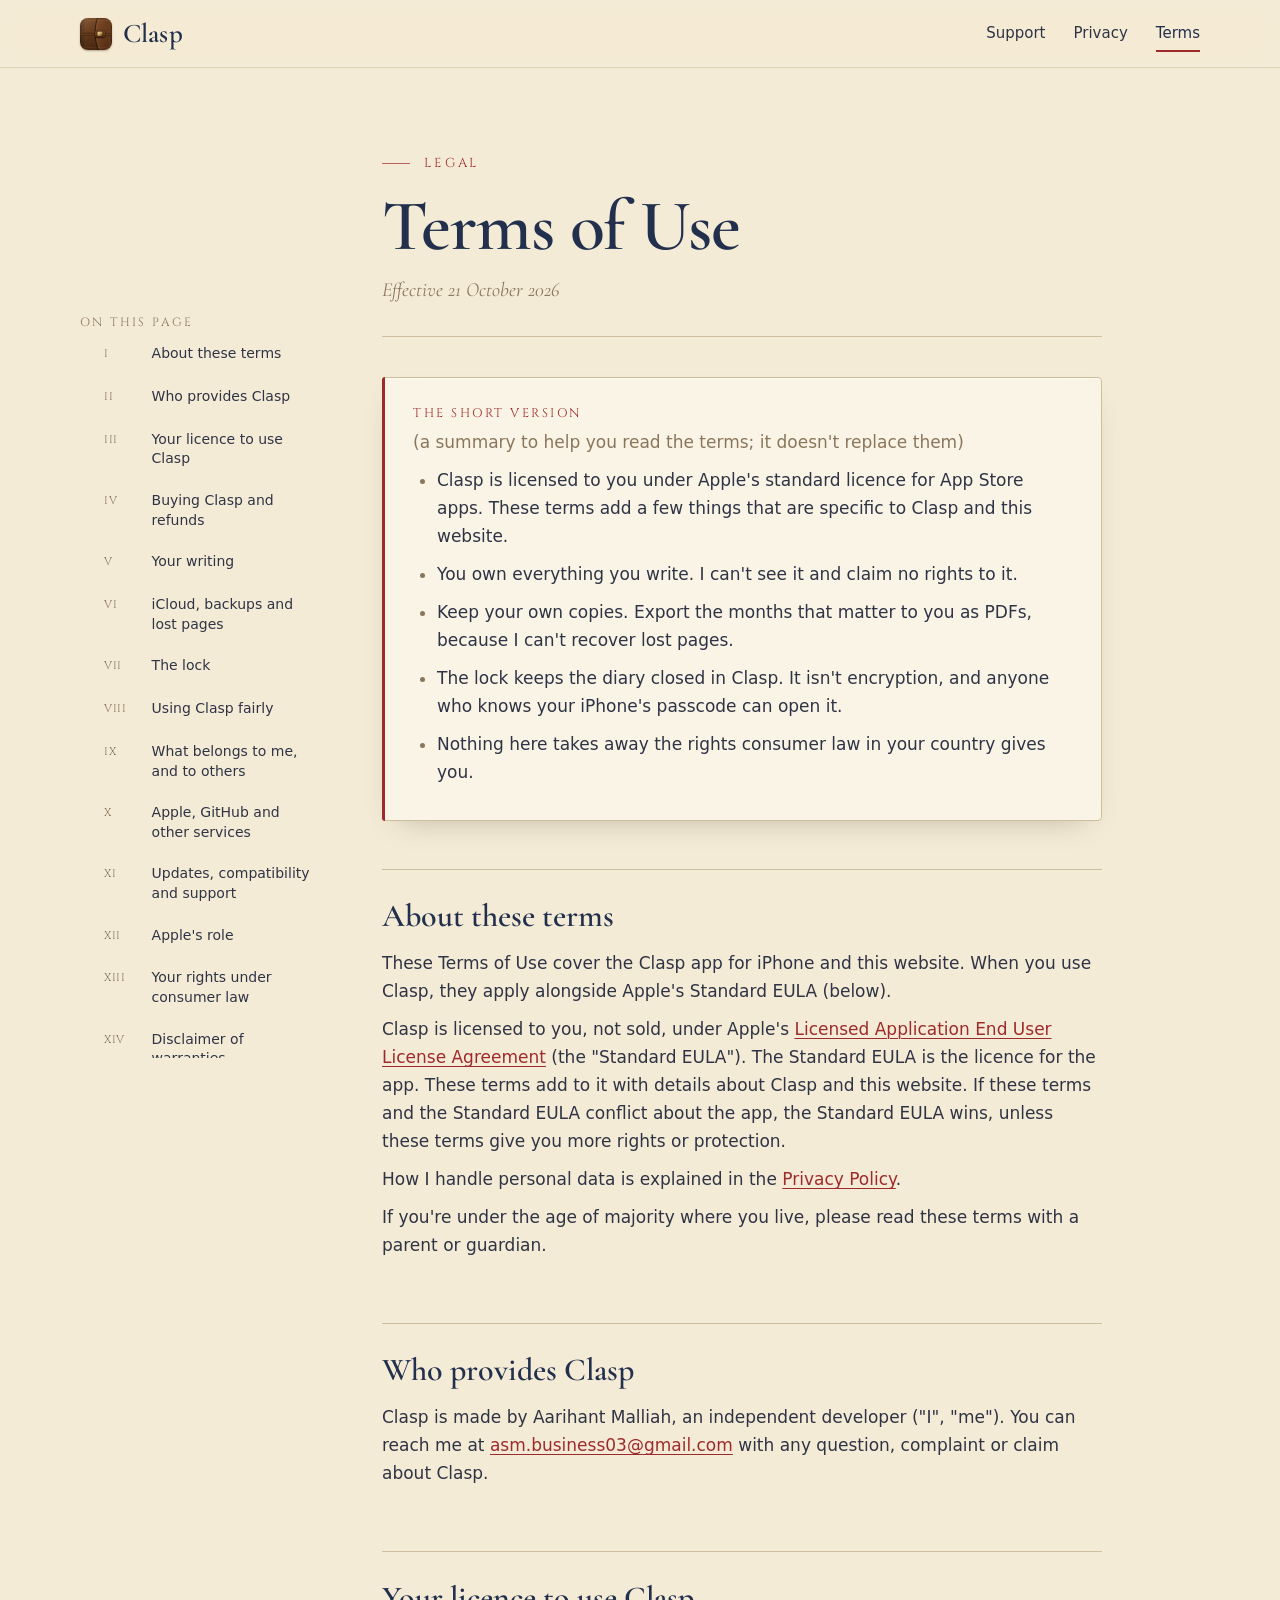
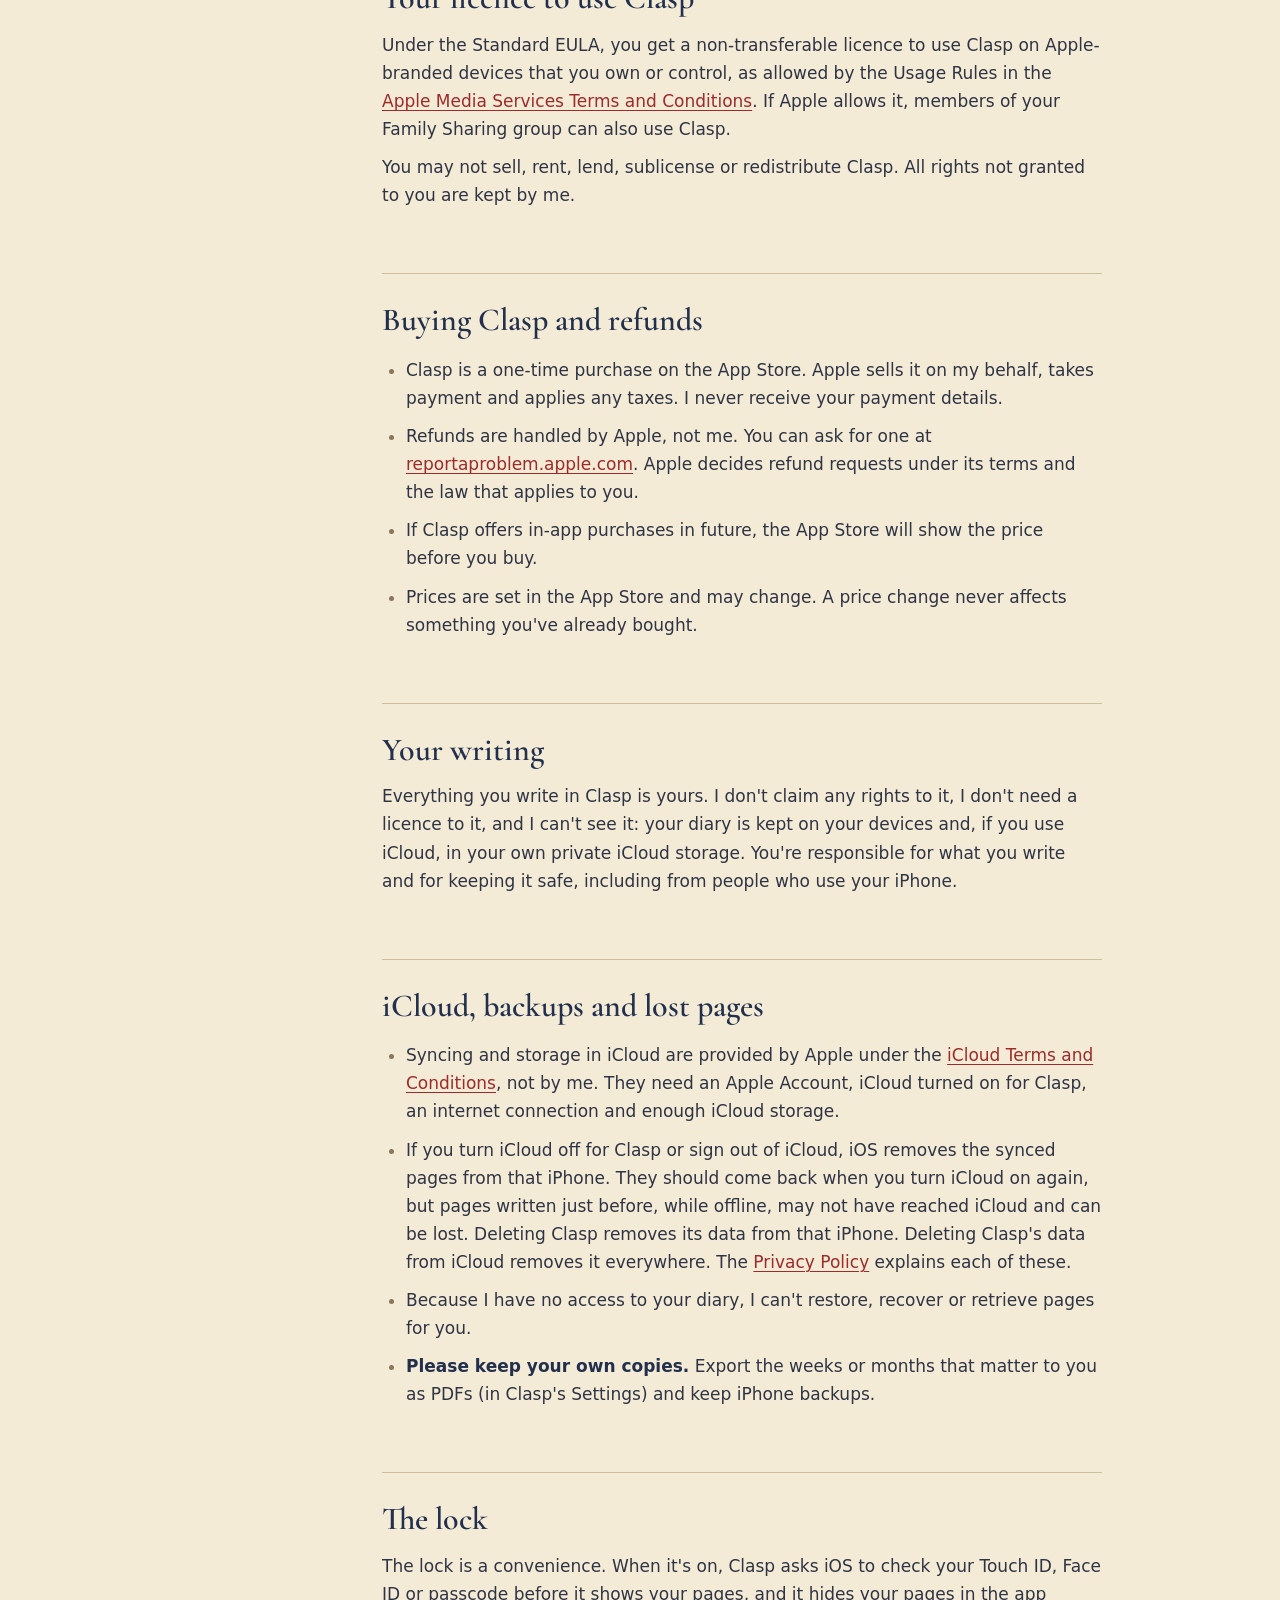
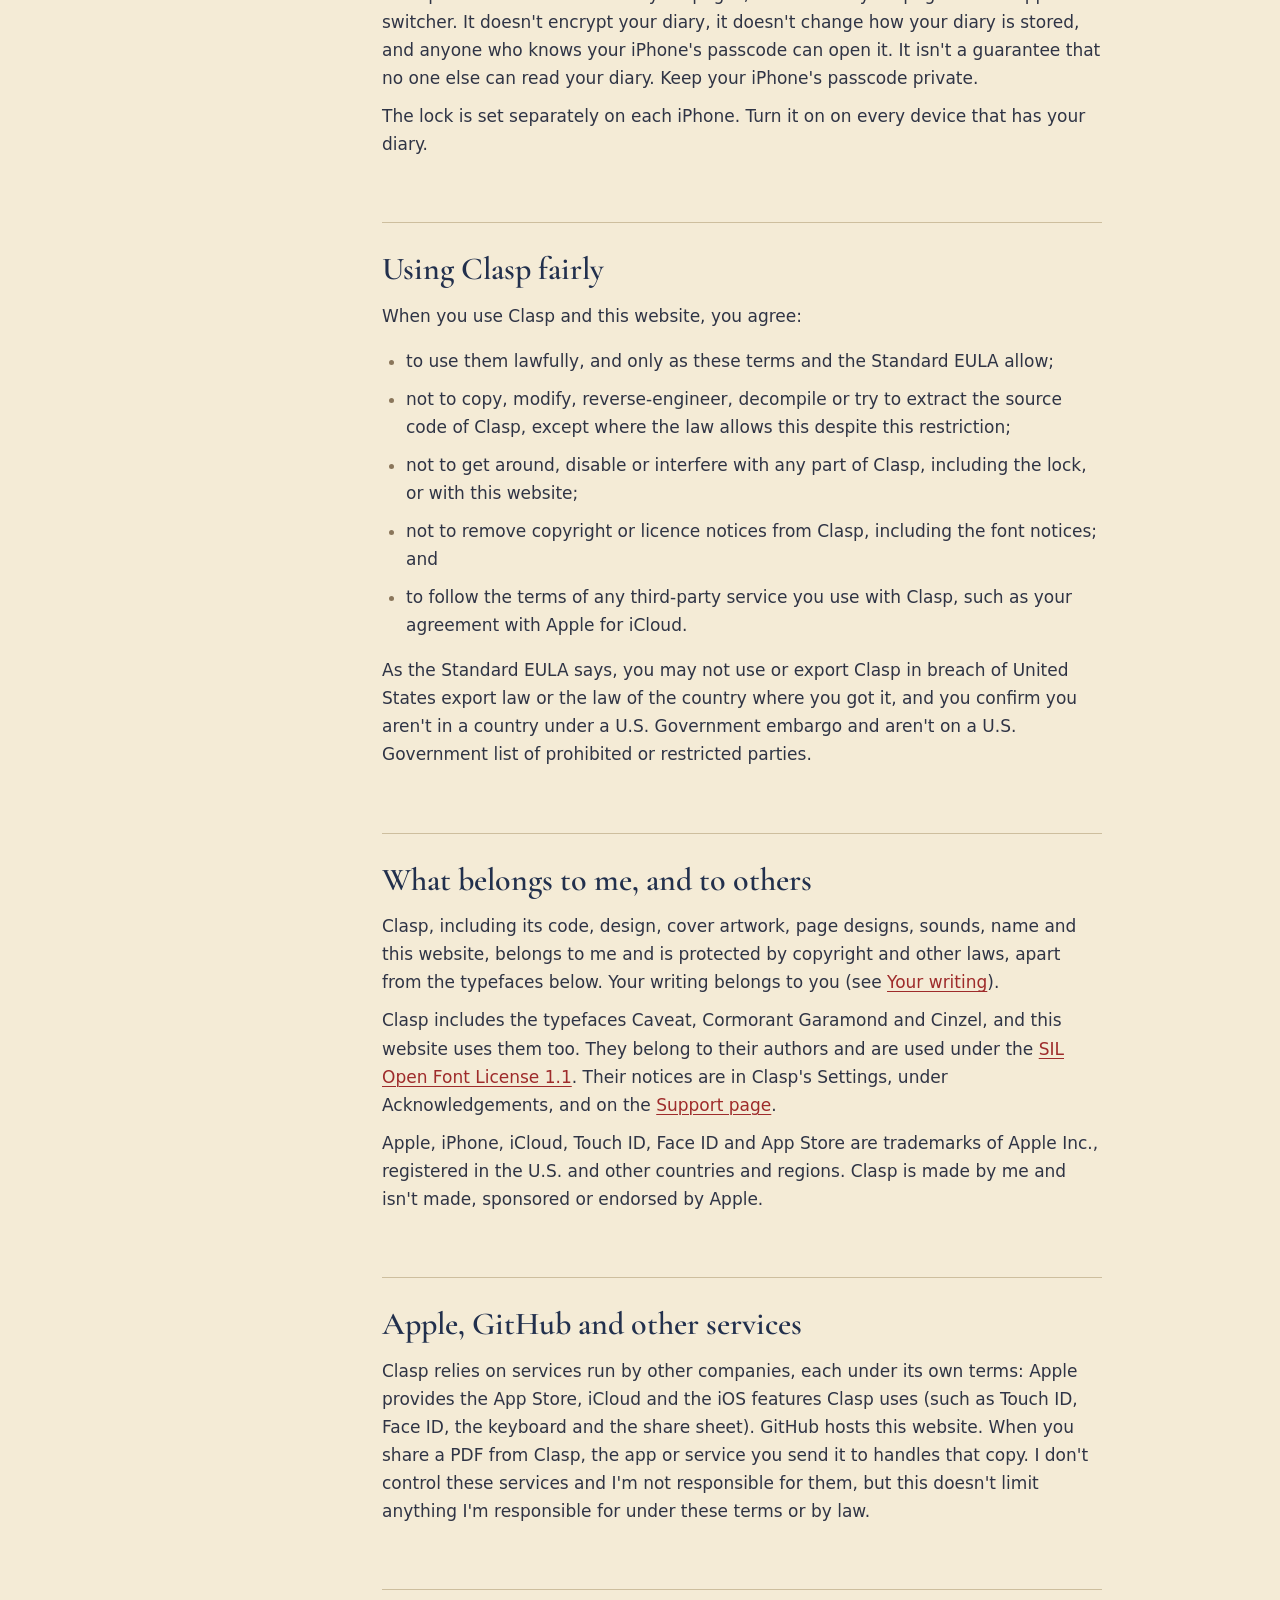
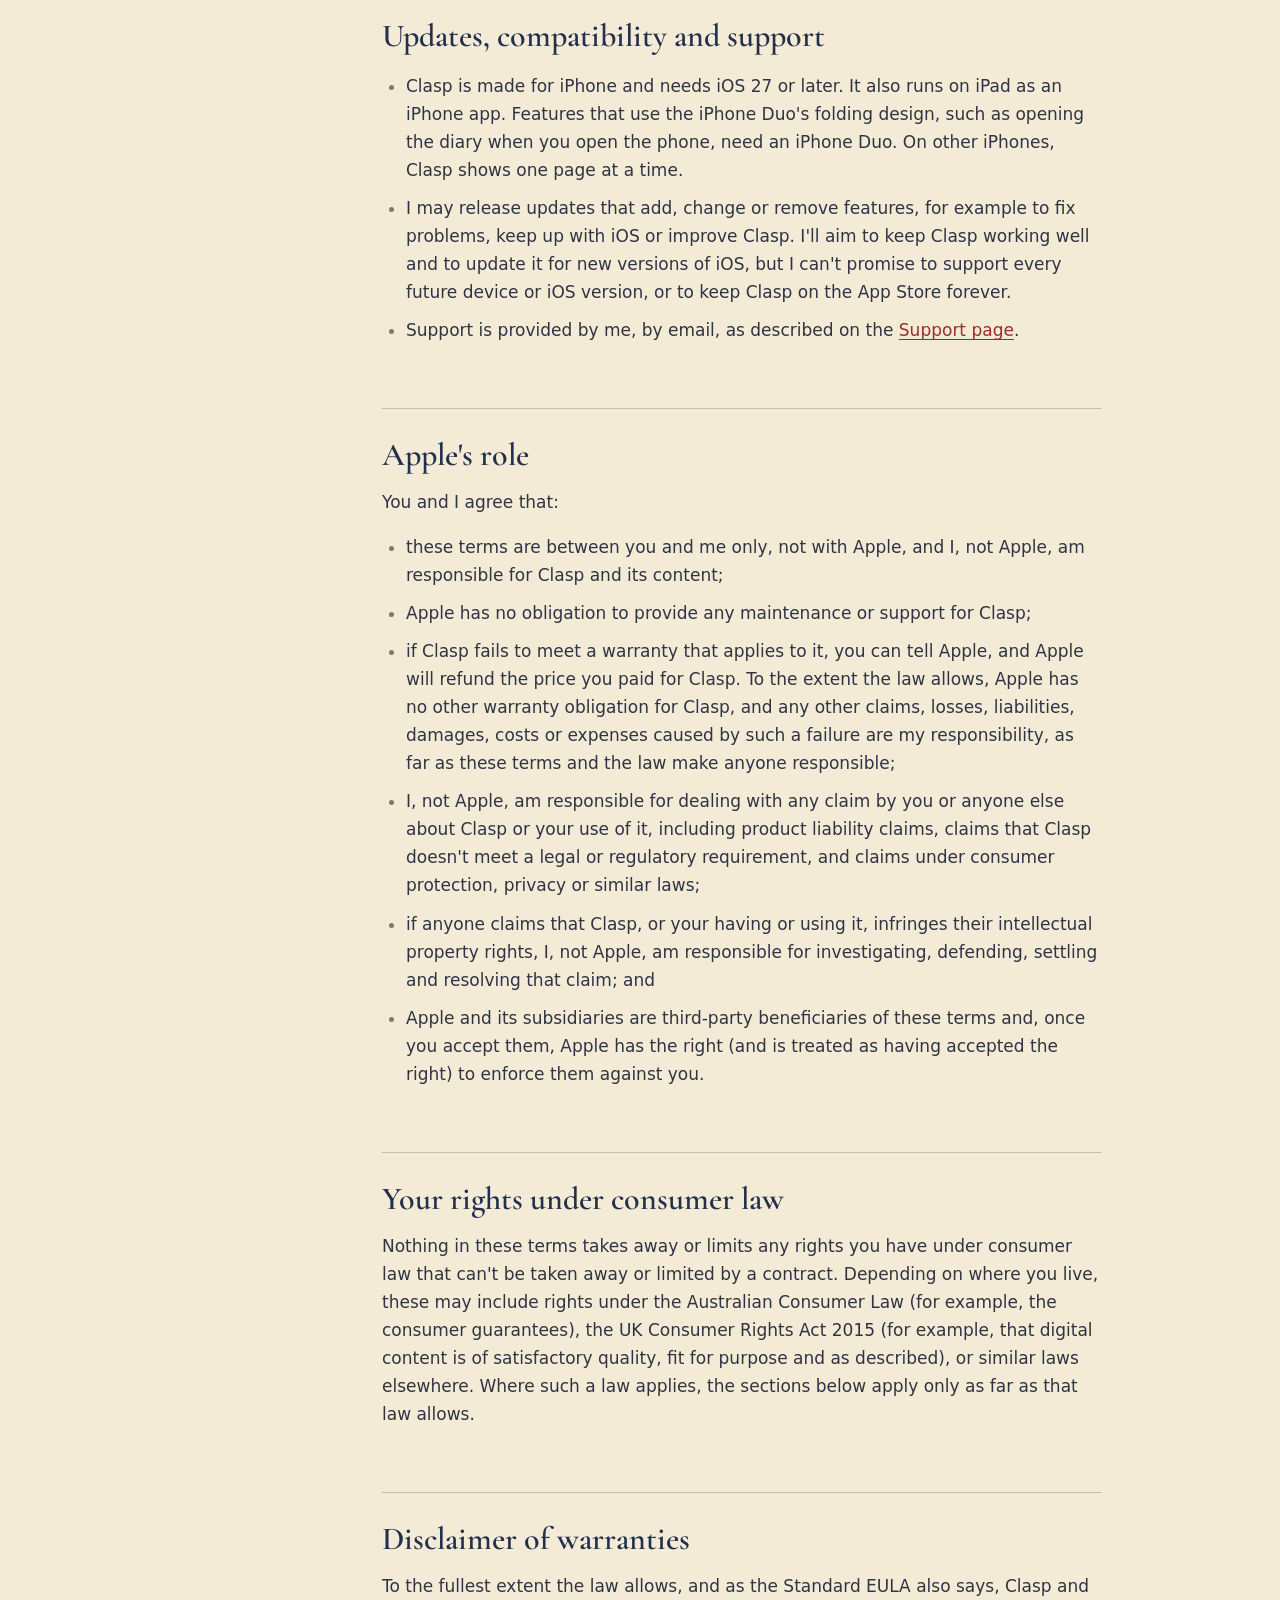
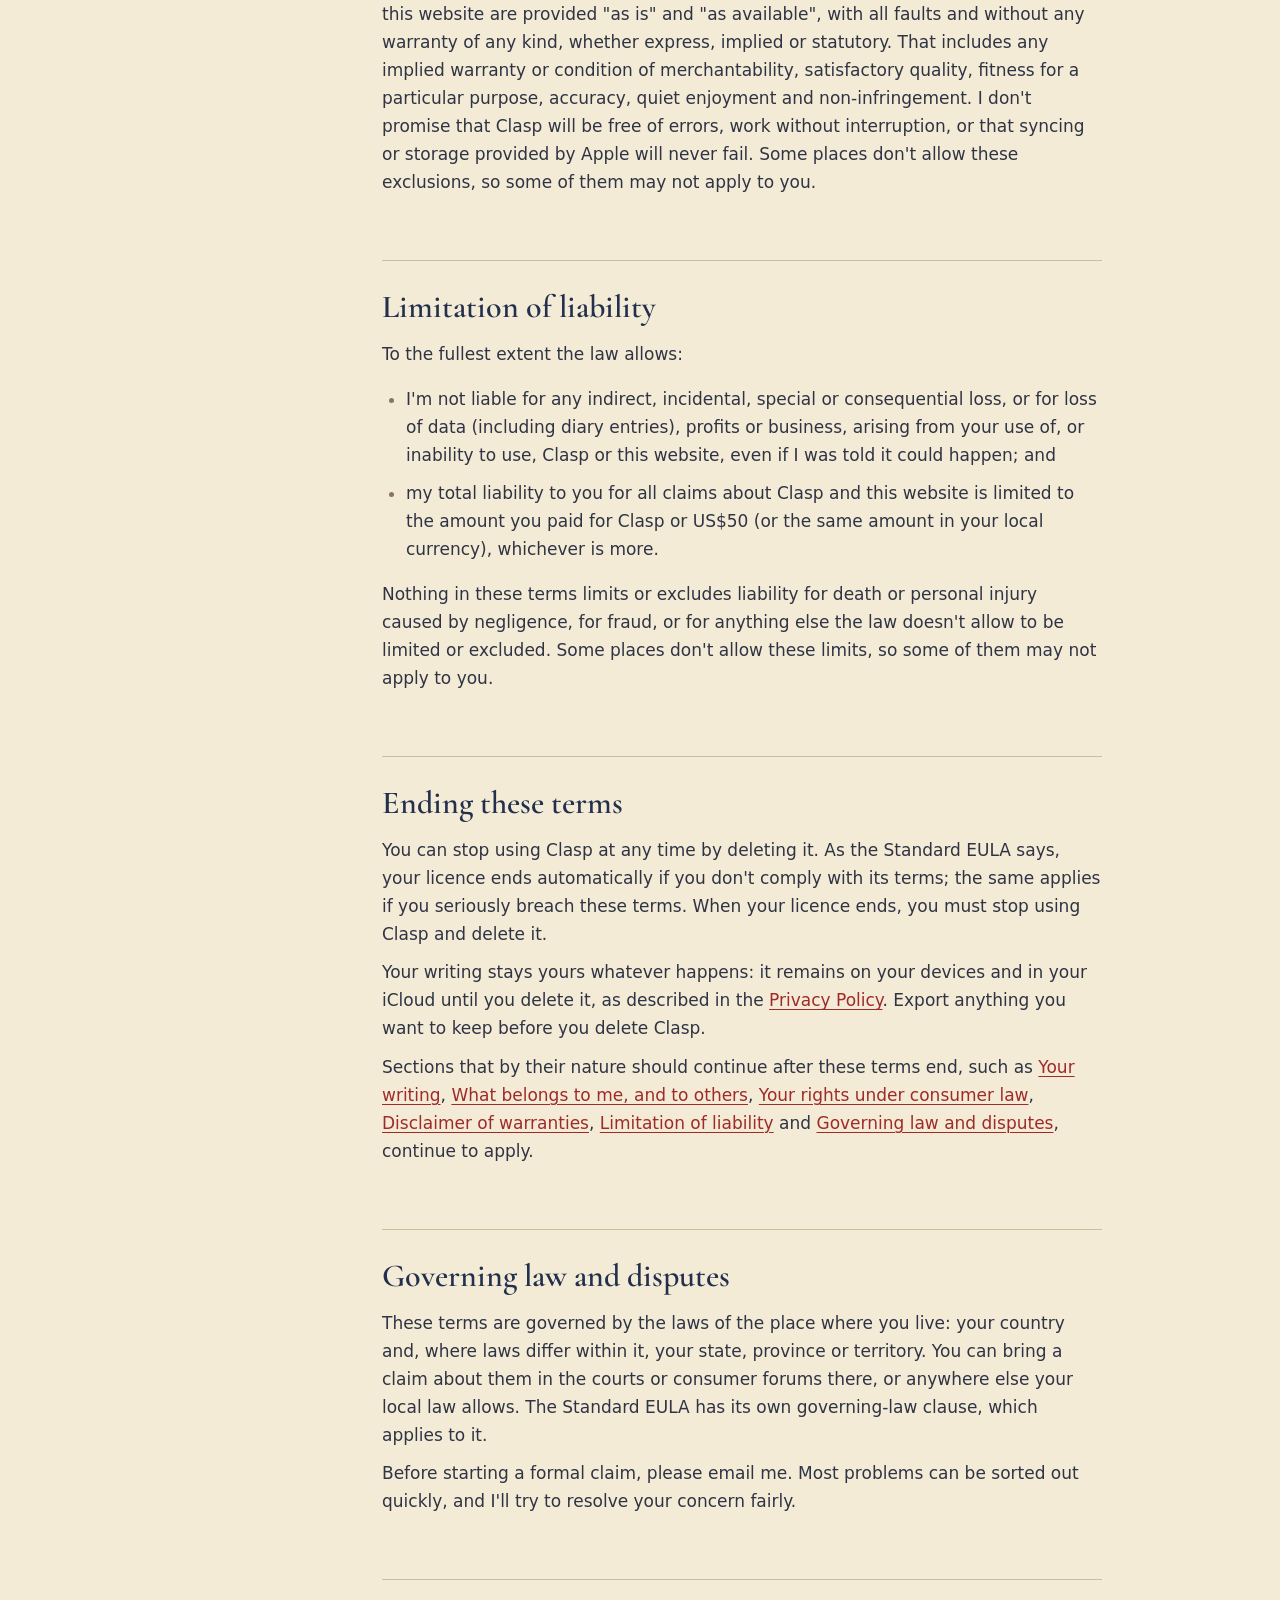
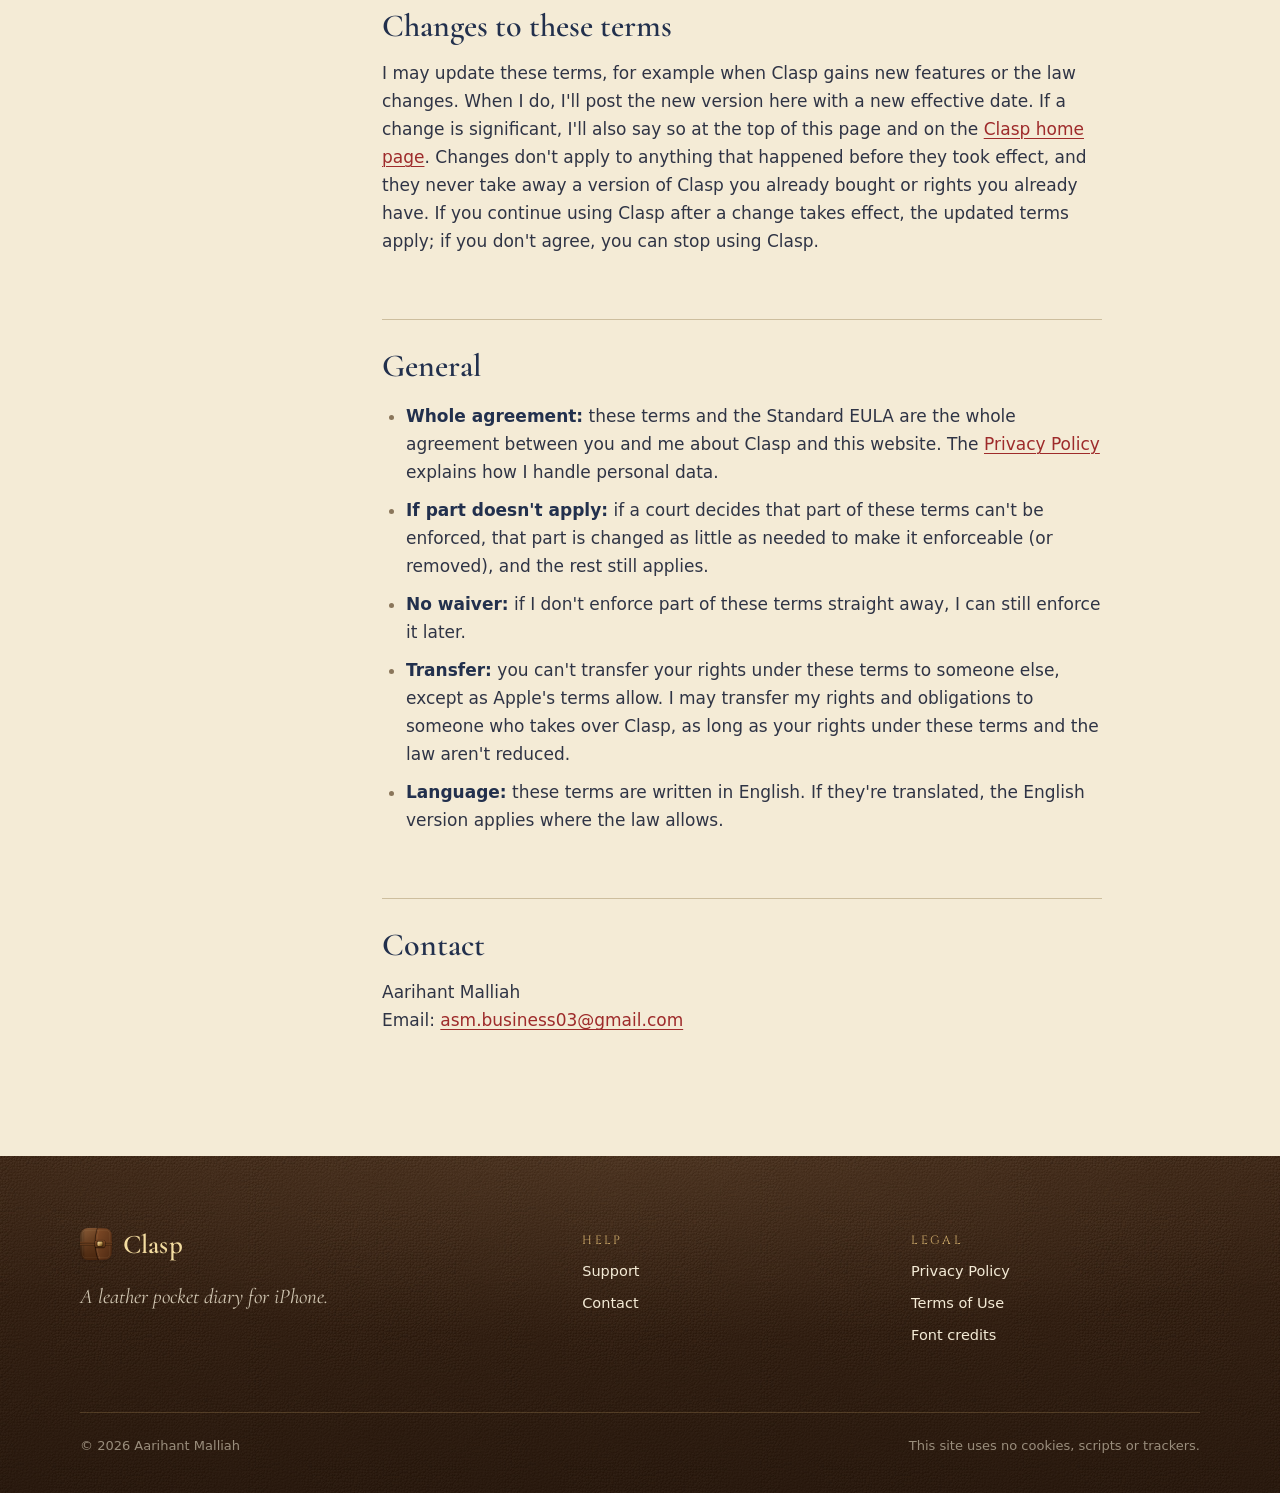
<file: terms.html>
<!doctype html>
<html lang="en">
<head>
<meta charset="utf-8">
<meta name="viewport" content="width=device-width, initial-scale=1">
<meta name="color-scheme" content="light dark">
<meta name="referrer" content="no-referrer">
<meta name="theme-color" content="#F4EBD6">
<title>Terms of Use · Clasp</title>
<meta name="description" content="The terms for using Clasp, alongside Apple's Standard EULA.">
<link rel="icon" href="images/favicon.png">
<link rel="apple-touch-icon" href="images/icon.png">
<link rel="preload" href="fonts/cormorant-garamond-semibold.woff2" as="font" type="font/woff2" crossorigin>
<link rel="stylesheet" href="site.css">
</head>
<body>
<a class="skip" href="#main">Skip to content</a>
<header class="site-header">
  <div class="wrap">
    <a class="brand" href="./" aria-label="Clasp home"><img src="images/icon.png" alt="" width="32" height="32"><span>Clasp</span></a>
    <nav class="site-nav" aria-label="Site">
      <a href="support.html">Support</a>
      <a href="privacy.html">Privacy</a>
      <a href="terms.html" aria-current="page">Terms</a>
    </nav>
  </div>
</header>

<div class="wrap doc">
<nav class="toc" aria-label="On this page">
  <p>On this page</p>
  <ol>
    <li><a href="#about">About these terms</a></li>
    <li><a href="#who">Who provides Clasp</a></li>
    <li><a href="#licence">Your licence to use Clasp</a></li>
    <li><a href="#buying">Buying Clasp and refunds</a></li>
    <li><a href="#your-writing">Your writing</a></li>
    <li><a href="#icloud">iCloud, backups and lost pages</a></li>
    <li><a href="#lock">The lock</a></li>
    <li><a href="#fair-use">Using Clasp fairly</a></li>
    <li><a href="#ownership">What belongs to me, and to others</a></li>
    <li><a href="#others">Apple, GitHub and other services</a></li>
    <li><a href="#updates">Updates, compatibility and support</a></li>
    <li><a href="#apple">Apple's role</a></li>
    <li><a href="#consumer-rights">Your rights under consumer law</a></li>
    <li><a href="#warranty">Disclaimer of warranties</a></li>
    <li><a href="#liability">Limitation of liability</a></li>
    <li><a href="#ending">Ending these terms</a></li>
    <li><a href="#law">Governing law and disputes</a></li>
    <li><a href="#changes">Changes to these terms</a></li>
    <li><a href="#general">General</a></li>
    <li><a href="#contact">Contact</a></li>
  </ol>
</nav>
<main id="main">
<div class="eyebrow">Legal</div>
<h1>Terms of Use</h1>
<p class="meta">Effective 21 October 2026</p>

<div class="card">
  <p><strong>The short version</strong> <span class="meta">(a summary to help you read the terms; it doesn't replace them)</span></p>
  <ul>
    <li>Clasp is licensed to you under Apple's standard licence for App Store apps. These terms add a few things that are specific to Clasp and this website.</li>
    <li>You own everything you write. I can't see it and claim no rights to it.</li>
    <li>Keep your own copies. Export the months that matter to you as PDFs, because I can't recover lost pages.</li>
    <li>The lock keeps the diary closed in Clasp. It isn't encryption, and anyone who knows your iPhone's passcode can open it.</li>
    <li>Nothing here takes away the rights consumer law in your country gives you.</li>
  </ul>
</div>

<p class="toc-inline"><strong>Contents:</strong></p>
<ul>
  <li><a href="#about">About these terms</a></li>
  <li><a href="#who">Who provides Clasp</a></li>
  <li><a href="#licence">Your licence to use Clasp</a></li>
  <li><a href="#buying">Buying Clasp and refunds</a></li>
  <li><a href="#your-writing">Your writing</a></li>
  <li><a href="#icloud">iCloud, backups and lost pages</a></li>
  <li><a href="#lock">The lock</a></li>
  <li><a href="#fair-use">Using Clasp fairly</a></li>
  <li><a href="#ownership">What belongs to me, and to others</a></li>
  <li><a href="#others">Apple, GitHub and other services</a></li>
  <li><a href="#updates">Updates, compatibility and support</a></li>
  <li><a href="#apple">Apple's role</a></li>
  <li><a href="#consumer-rights">Your rights under consumer law</a></li>
  <li><a href="#warranty">Disclaimer of warranties</a></li>
  <li><a href="#liability">Limitation of liability</a></li>
  <li><a href="#ending">Ending these terms</a></li>
  <li><a href="#law">Governing law and disputes</a></li>
  <li><a href="#changes">Changes to these terms</a></li>
  <li><a href="#general">General</a></li>
  <li><a href="#contact">Contact</a></li>
</ul>

<h2 id="about">About these terms</h2>
<p>These Terms of Use cover the Clasp app for iPhone and this website. When you use Clasp, they apply alongside Apple's Standard EULA (below).</p>
<p>Clasp is licensed to you, not sold, under Apple's <a href="https://www.apple.com/legal/internet-services/itunes/appstore/dev/stdeula/">Licensed Application End User License Agreement</a> (the "Standard EULA"). The Standard EULA is the licence for the app. These terms add to it with details about Clasp and this website. If these terms and the Standard EULA conflict about the app, the Standard EULA wins, unless these terms give you more rights or protection.</p>
<p>How I handle personal data is explained in the <a href="privacy.html">Privacy Policy</a>.</p>
<p>If you're under the age of majority where you live, please read these terms with a parent or guardian.</p>

<h2 id="who">Who provides Clasp</h2>
<p>Clasp is made by Aarihant Malliah, an independent developer ("I", "me"). You can reach me at <a href="mailto:asm.business03@gmail.com">asm.business03@gmail.com</a> with any question, complaint or claim about Clasp.</p>

<h2 id="licence">Your licence to use Clasp</h2>
<p>Under the Standard EULA, you get a non-transferable licence to use Clasp on Apple-branded devices that you own or control, as allowed by the Usage Rules in the <a href="https://www.apple.com/legal/internet-services/itunes/">Apple Media Services Terms and Conditions</a>. If Apple allows it, members of your Family Sharing group can also use Clasp.</p>
<p>You may not sell, rent, lend, sublicense or redistribute Clasp. All rights not granted to you are kept by me.</p>

<h2 id="buying">Buying Clasp and refunds</h2>
<ul>
  <li>Clasp is a one-time purchase on the App Store. Apple sells it on my behalf, takes payment and applies any taxes. I never receive your payment details.</li>
  <li>Refunds are handled by Apple, not me. You can ask for one at <a href="https://reportaproblem.apple.com">reportaproblem.apple.com</a>. Apple decides refund requests under its terms and the law that applies to you.</li>
  <li>If Clasp offers in-app purchases in future, the App Store will show the price before you buy.</li>
  <li>Prices are set in the App Store and may change. A price change never affects something you've already bought.</li>
</ul>

<h2 id="your-writing">Your writing</h2>
<p>Everything you write in Clasp is yours. I don't claim any rights to it, I don't need a licence to it, and I can't see it: your diary is kept on your devices and, if you use iCloud, in your own private iCloud storage. You're responsible for what you write and for keeping it safe, including from people who use your iPhone.</p>

<h2 id="icloud">iCloud, backups and lost pages</h2>
<ul>
  <li>Syncing and storage in iCloud are provided by Apple under the <a href="https://www.apple.com/legal/internet-services/icloud/">iCloud Terms and Conditions</a>, not by me. They need an Apple Account, iCloud turned on for Clasp, an internet connection and enough iCloud storage.</li>
  <li>If you turn iCloud off for Clasp or sign out of iCloud, iOS removes the synced pages from that iPhone. They should come back when you turn iCloud on again, but pages written just before, while offline, may not have reached iCloud and can be lost. Deleting Clasp removes its data from that iPhone. Deleting Clasp's data from iCloud removes it everywhere. The <a href="privacy.html">Privacy Policy</a> explains each of these.</li>
  <li>Because I have no access to your diary, I can't restore, recover or retrieve pages for you.</li>
  <li><strong>Please keep your own copies.</strong> Export the weeks or months that matter to you as PDFs (in Clasp's Settings) and keep iPhone backups.</li>
</ul>

<h2 id="lock">The lock</h2>
<p>The lock is a convenience. When it's on, Clasp asks iOS to check your Touch ID, Face ID or passcode before it shows your pages, and it hides your pages in the app switcher. It doesn't encrypt your diary, it doesn't change how your diary is stored, and anyone who knows your iPhone's passcode can open it. It isn't a guarantee that no one else can read your diary. Keep your iPhone's passcode private.</p>
<p>The lock is set separately on each iPhone. Turn it on on every device that has your diary.</p>

<h2 id="fair-use">Using Clasp fairly</h2>
<p>When you use Clasp and this website, you agree:</p>
<ul>
  <li>to use them lawfully, and only as these terms and the Standard EULA allow;</li>
  <li>not to copy, modify, reverse-engineer, decompile or try to extract the source code of Clasp, except where the law allows this despite this restriction;</li>
  <li>not to get around, disable or interfere with any part of Clasp, including the lock, or with this website;</li>
  <li>not to remove copyright or licence notices from Clasp, including the font notices; and</li>
  <li>to follow the terms of any third-party service you use with Clasp, such as your agreement with Apple for iCloud.</li>
</ul>
<p>As the Standard EULA says, you may not use or export Clasp in breach of United States export law or the law of the country where you got it, and you confirm you aren't in a country under a U.S. Government embargo and aren't on a U.S. Government list of prohibited or restricted parties.</p>

<h2 id="ownership">What belongs to me, and to others</h2>
<p>Clasp, including its code, design, cover artwork, page designs, sounds, name and this website, belongs to me and is protected by copyright and other laws, apart from the typefaces below. Your writing belongs to you (see <a href="#your-writing">Your writing</a>).</p>
<p>Clasp includes the typefaces Caveat, Cormorant Garamond and Cinzel, and this website uses them too. They belong to their authors and are used under the <a href="https://openfontlicense.org">SIL Open Font License 1.1</a>. Their notices are in Clasp's Settings, under Acknowledgements, and on the <a href="support.html#credits">Support page</a>.</p>
<p>Apple, iPhone, iCloud, Touch ID, Face ID and App Store are trademarks of Apple Inc., registered in the U.S. and other countries and regions. Clasp is made by me and isn't made, sponsored or endorsed by Apple.</p>

<h2 id="others">Apple, GitHub and other services</h2>
<p>Clasp relies on services run by other companies, each under its own terms: Apple provides the App Store, iCloud and the iOS features Clasp uses (such as Touch ID, Face ID, the keyboard and the share sheet). GitHub hosts this website. When you share a PDF from Clasp, the app or service you send it to handles that copy. I don't control these services and I'm not responsible for them, but this doesn't limit anything I'm responsible for under these terms or by law.</p>

<h2 id="updates">Updates, compatibility and support</h2>
<ul>
  <li>Clasp is made for iPhone and needs iOS 27 or later. It also runs on iPad as an iPhone app. Features that use the iPhone Duo's folding design, such as opening the diary when you open the phone, need an iPhone Duo. On other iPhones, Clasp shows one page at a time.</li>
  <li>I may release updates that add, change or remove features, for example to fix problems, keep up with iOS or improve Clasp. I'll aim to keep Clasp working well and to update it for new versions of iOS, but I can't promise to support every future device or iOS version, or to keep Clasp on the App Store forever.</li>
  <li>Support is provided by me, by email, as described on the <a href="support.html">Support page</a>.</li>
</ul>

<h2 id="apple">Apple's role</h2>
<p>You and I agree that:</p>
<ul>
  <li>these terms are between you and me only, not with Apple, and I, not Apple, am responsible for Clasp and its content;</li>
  <li>Apple has no obligation to provide any maintenance or support for Clasp;</li>
  <li>if Clasp fails to meet a warranty that applies to it, you can tell Apple, and Apple will refund the price you paid for Clasp. To the extent the law allows, Apple has no other warranty obligation for Clasp, and any other claims, losses, liabilities, damages, costs or expenses caused by such a failure are my responsibility, as far as these terms and the law make anyone responsible;</li>
  <li>I, not Apple, am responsible for dealing with any claim by you or anyone else about Clasp or your use of it, including product liability claims, claims that Clasp doesn't meet a legal or regulatory requirement, and claims under consumer protection, privacy or similar laws;</li>
  <li>if anyone claims that Clasp, or your having or using it, infringes their intellectual property rights, I, not Apple, am responsible for investigating, defending, settling and resolving that claim; and</li>
  <li>Apple and its subsidiaries are third-party beneficiaries of these terms and, once you accept them, Apple has the right (and is treated as having accepted the right) to enforce them against you.</li>
</ul>

<h2 id="consumer-rights">Your rights under consumer law</h2>
<p>Nothing in these terms takes away or limits any rights you have under consumer law that can't be taken away or limited by a contract. Depending on where you live, these may include rights under the Australian Consumer Law (for example, the consumer guarantees), the UK Consumer Rights Act 2015 (for example, that digital content is of satisfactory quality, fit for purpose and as described), or similar laws elsewhere. Where such a law applies, the sections below apply only as far as that law allows.</p>

<h2 id="warranty">Disclaimer of warranties</h2>
<p>To the fullest extent the law allows, and as the Standard EULA also says, Clasp and this website are provided "as is" and "as available", with all faults and without any warranty of any kind, whether express, implied or statutory. That includes any implied warranty or condition of merchantability, satisfactory quality, fitness for a particular purpose, accuracy, quiet enjoyment and non-infringement. I don't promise that Clasp will be free of errors, work without interruption, or that syncing or storage provided by Apple will never fail. Some places don't allow these exclusions, so some of them may not apply to you.</p>

<h2 id="liability">Limitation of liability</h2>
<p>To the fullest extent the law allows:</p>
<ul>
  <li>I'm not liable for any indirect, incidental, special or consequential loss, or for loss of data (including diary entries), profits or business, arising from your use of, or inability to use, Clasp or this website, even if I was told it could happen; and</li>
  <li>my total liability to you for all claims about Clasp and this website is limited to the amount you paid for Clasp or US$50 (or the same amount in your local currency), whichever is more.</li>
</ul>
<p>Nothing in these terms limits or excludes liability for death or personal injury caused by negligence, for fraud, or for anything else the law doesn't allow to be limited or excluded. Some places don't allow these limits, so some of them may not apply to you.</p>

<h2 id="ending">Ending these terms</h2>
<p>You can stop using Clasp at any time by deleting it. As the Standard EULA says, your licence ends automatically if you don't comply with its terms; the same applies if you seriously breach these terms. When your licence ends, you must stop using Clasp and delete it.</p>
<p>Your writing stays yours whatever happens: it remains on your devices and in your iCloud until you delete it, as described in the <a href="privacy.html">Privacy Policy</a>. Export anything you want to keep before you delete Clasp.</p>
<p>Sections that by their nature should continue after these terms end, such as <a href="#your-writing">Your writing</a>, <a href="#ownership">What belongs to me, and to others</a>, <a href="#consumer-rights">Your rights under consumer law</a>, <a href="#warranty">Disclaimer of warranties</a>, <a href="#liability">Limitation of liability</a> and <a href="#law">Governing law and disputes</a>, continue to apply.</p>

<h2 id="law">Governing law and disputes</h2>
<p>These terms are governed by the laws of the place where you live: your country and, where laws differ within it, your state, province or territory. You can bring a claim about them in the courts or consumer forums there, or anywhere else your local law allows. The Standard EULA has its own governing-law clause, which applies to it.</p>
<p>Before starting a formal claim, please email me. Most problems can be sorted out quickly, and I'll try to resolve your concern fairly.</p>

<h2 id="changes">Changes to these terms</h2>
<p>I may update these terms, for example when Clasp gains new features or the law changes. When I do, I'll post the new version here with a new effective date. If a change is significant, I'll also say so at the top of this page and on the <a href="./">Clasp home page</a>. Changes don't apply to anything that happened before they took effect, and they never take away a version of Clasp you already bought or rights you already have. If you continue using Clasp after a change takes effect, the updated terms apply; if you don't agree, you can stop using Clasp.</p>

<h2 id="general">General</h2>
<ul>
  <li><strong>Whole agreement:</strong> these terms and the Standard EULA are the whole agreement between you and me about Clasp and this website. The <a href="privacy.html">Privacy Policy</a> explains how I handle personal data.</li>
  <li><strong>If part doesn't apply:</strong> if a court decides that part of these terms can't be enforced, that part is changed as little as needed to make it enforceable (or removed), and the rest still applies.</li>
  <li><strong>No waiver:</strong> if I don't enforce part of these terms straight away, I can still enforce it later.</li>
  <li><strong>Transfer:</strong> you can't transfer your rights under these terms to someone else, except as Apple's terms allow. I may transfer my rights and obligations to someone who takes over Clasp, as long as your rights under these terms and the law aren't reduced.</li>
  <li><strong>Language:</strong> these terms are written in English. If they're translated, the English version applies where the law allows.</li>
</ul>

<h2 id="contact">Contact</h2>
<p>Aarihant Malliah<br>Email: <a href="mailto:asm.business03@gmail.com">asm.business03@gmail.com</a></p>
</main>
</div>

<footer class="site-footer leather deep">
  <div class="wrap">
    <div class="footer-grid">
      <div>
        <a class="brand" href="./"><img src="images/icon.png" alt="" width="32" height="32"><span>Clasp</span></a>
        <p class="tagline">A leather pocket diary for iPhone.</p>
      </div>
      <div>
        <h2>Help</h2>
        <ul>
          <li><a href="support.html">Support</a></li>
          <li><a href="mailto:asm.business03@gmail.com">Contact</a></li>
        </ul>
      </div>
      <div>
        <h2>Legal</h2>
        <ul>
          <li><a href="privacy.html">Privacy Policy</a></li>
          <li><a href="terms.html">Terms of Use</a></li>
          <li><a href="support.html#credits">Font credits</a></li>
        </ul>
      </div>
    </div>
    <div class="footer-base">
      <span>© 2026 Aarihant Malliah</span>
      <span>This site uses no cookies, scripts or trackers.</span>
    </div>
  </div>
</footer>
</body>
</html>
</file>
<file: site.css>
/* Clasp website. Colours, type and materials come from the app (CLAUDE.md): the leather is a tile
   cut from the app's own cover, the paper is ruled like its pages, and the fonts are the ones the
   app ships. Everything is served from this site, so no page loads anything from another server.

   Fonts, all licensed under the SIL Open Font License, Version 1.1 (texts in fonts/):
   - Cormorant Garamond: Copyright 2015 The Cormorant Project Authors (github.com/CatharsisFonts/Cormorant). fonts/OFL.txt
   - Cinzel: Copyright 2020 The Cinzel Project Authors (github.com/NDISCOVER/Cinzel). fonts/OFL-Cinzel.txt
   - Caveat: Copyright 2014 The Caveat Project Authors (github.com/googlefonts/caveat). fonts/OFL-Caveat.txt
   The files in fonts/ are Latin subsets of the originals, converted to WOFF2 (Modified Versions under
   the OFL; none of these fonts has a Reserved Font Name). "Clasp Serif", "Clasp Caps" and "Clasp Ink"
   are only this stylesheet's local names for them. */

@font-face { font-family: "Clasp Serif"; src: url("fonts/cormorant-garamond-semibold.woff2") format("woff2"); font-weight: 600; font-style: normal; font-display: swap; }
@font-face { font-family: "Clasp Serif"; src: url("fonts/cormorant-garamond-italic.woff2") format("woff2"); font-weight: 400; font-style: italic; font-display: swap; }
@font-face { font-family: "Clasp Caps"; src: url("fonts/cinzel-regular.woff2") format("woff2"); font-weight: 400; font-style: normal; font-display: swap; }
@font-face { font-family: "Clasp Ink"; src: url("fonts/caveat-regular.woff2") format("woff2"); font-weight: 400; font-style: normal; font-display: swap; }

:root {
  /* Paper and ink */
  --paper: #F4EBD6;
  --paper-light: #FAF4E6;
  --paper-deep: #EADFC6;
  --paper-edge: #CDBE9E;
  --rule: rgba(159, 178, 200, 0.55);
  --margin: rgba(194, 122, 110, 0.55);
  --ink: #22304D;
  --text: #2F3445;
  --meta: #8A765B;
  --ribbon: #9E2B2B;
  /* Leather and brass */
  --leather: #5A371F;
  --leather-deep: #2B1A0D;
  --leather-night: #1A110A;
  --gilt: #D2AE6D;
  --gilt-light: #F3DCA0;
  --cream: #F4EBD6;
  --stitch: rgba(201, 160, 106, 0.6);

  --serif: "Clasp Serif", "Cormorant Garamond", "Iowan Old Style", Georgia, serif;
  --caps: "Clasp Caps", "Cinzel", "Trajan Pro", Georgia, serif;
  --hand: "Clasp Ink", "Caveat", "Bradley Hand", cursive;
  --sans: -apple-system, BlinkMacSystemFont, "SF Pro Text", "Segoe UI", system-ui, sans-serif;

  --header-h: 68px;
  --gutter: 16px;
  color-scheme: light dark;
}
@media (min-width: 720px) { :root { --gutter: 40px; } }

@media (prefers-color-scheme: dark) {
  :root {
    --paper: #17110C;
    --paper-light: #1E1711;
    --paper-deep: #120D09;
    --paper-edge: #3A2E23;
    --rule: rgba(159, 178, 200, 0.09);
    --margin: rgba(194, 122, 110, 0.22);
    --ink: #F1E5C9;
    --text: #DCD1BA;
    --meta: #A8957A;
    --ribbon: #D0645F;
  }
}

*, *::before, *::after { box-sizing: border-box; }
html {
  -webkit-text-size-adjust: 100%;
  scroll-behavior: smooth;
  scroll-padding-top: calc(var(--header-h) + 24px);
}
@media (prefers-reduced-motion: reduce) { html { scroll-behavior: auto; } }
body {
  margin: 0;
  background: var(--paper);
  color: var(--text);
  font: 17px/1.65 var(--sans);
  -webkit-font-smoothing: antialiased;
  text-rendering: optimizeLegibility;
}
img { display: block; max-width: 100%; height: auto; }
a { color: var(--ribbon); text-decoration-thickness: 1px; text-underline-offset: 3px; }
a:hover { text-decoration-thickness: 2px; }
:focus-visible { outline: 2px solid var(--gilt); outline-offset: 3px; border-radius: 3px; }
::selection { background: rgba(210, 174, 109, 0.4); }

.wrap { max-width: 1200px; margin: 0 auto; padding: 0 var(--gutter); }

.skip {
  position: absolute; left: 12px; top: -48px; z-index: 30;
  background: var(--ink); color: var(--paper); padding: 8px 14px; border-radius: 6px; text-decoration: none;
}
.skip:focus { top: 12px; }

/* ---------- Materials ---------- */

.leather {
  position: relative;
  color: var(--cream);
  background-color: var(--leather);
  background-image:
    radial-gradient(130% 80% at 15% -10%, rgba(232, 185, 135, 0.20), transparent 55%),
    radial-gradient(120% 120% at 50% 50%, transparent 55%, rgba(20, 11, 5, 0.55) 100%),
    linear-gradient(180deg, rgba(255, 230, 200, 0.03), rgba(20, 11, 5, 0.35)),
    url("images/leather-tile.jpg");
  background-size: auto, auto, auto, 256px 256px;
  isolation: isolate;
}
.leather.deep {
  background-color: var(--leather-deep);
  background-image:
    radial-gradient(120% 90% at 50% 0%, rgba(232, 185, 135, 0.10), transparent 60%),
    linear-gradient(180deg, rgba(20, 11, 5, 0.55), rgba(20, 11, 5, 0.75)),
    url("images/leather-tile.jpg");
  background-size: auto, auto, 256px 256px;
}
/* Saddle stitching along an edge, as round the cover. */
.stitched-bottom::after, .stitched-top::before {
  content: "";
  position: absolute;
  left: 18px; right: 18px;
  border-top: 1.5px dashed var(--stitch);
  pointer-events: none;
}
.stitched-bottom::after { bottom: 14px; }
.stitched-top::before { top: 14px; }

.ruled {
  background-color: var(--paper);
  background-image:
    linear-gradient(90deg, transparent calc(var(--margin-x, 56px) - 1px), var(--margin) calc(var(--margin-x, 56px) - 1px), var(--margin) var(--margin-x, 56px), transparent var(--margin-x, 56px)),
    repeating-linear-gradient(180deg, transparent 0 39px, var(--rule) 39px 40px);
}

/* ---------- Type ---------- */

.kicker {
  display: flex;
  align-items: center;
  gap: 14px;
  margin: 0 0 22px;
  font: 400 13px/1.2 var(--caps);
  letter-spacing: 0.22em;
  text-transform: uppercase;
  color: var(--meta);
}
.kicker::before { content: ""; width: 28px; height: 1px; background: currentColor; opacity: 0.7; }
.leather .kicker { color: var(--gilt); }
.kicker .num { color: var(--ribbon); }
.leather .kicker .num { color: var(--gilt-light); }

.display {
  font: 600 clamp(44px, 6.2vw, 84px)/0.98 var(--serif);
  letter-spacing: -0.015em;
  color: var(--ink);
  margin: 0 0 24px;
  text-wrap: balance;
}
.display em { font-style: italic; font-weight: 400; }
.leather .display { color: var(--cream); }
.leather .display em { color: var(--gilt-light); }
.title {
  font: 600 clamp(36px, 4.4vw, 58px)/1.02 var(--serif);
  letter-spacing: -0.01em;
  color: var(--ink);
  margin: 0 0 20px;
  text-wrap: balance;
}
.title em { font-style: italic; font-weight: 400; }
.leather .title { color: var(--cream); }
.leather .title em { color: var(--gilt-light); }
.lede { font-size: clamp(18px, 1.5vw, 20px); line-height: 1.6; max-width: 34em; margin: 0 0 28px; }
.leather .lede { color: rgba(244, 235, 214, 0.86); }
.fine { font-size: 14px; color: var(--meta); margin: 0; }
.leather .fine { color: rgba(244, 235, 214, 0.6); }

/* ---------- Header ---------- */

.site-header {
  position: sticky;
  top: 0;
  z-index: 20;
  height: var(--header-h);
  background: color-mix(in srgb, var(--paper) 88%, transparent);
  -webkit-backdrop-filter: saturate(150%) blur(16px);
  backdrop-filter: saturate(150%) blur(16px);
  border-bottom: 1px solid color-mix(in srgb, var(--paper-edge) 60%, transparent);
}
.site-header .wrap { height: 100%; display: flex; align-items: center; justify-content: space-between; gap: 20px; }
.brand { display: inline-flex; align-items: center; gap: 11px; text-decoration: none; color: var(--ink); }
.brand img { width: 32px; height: 32px; border-radius: 8px; box-shadow: 0 1px 2px rgba(43, 26, 13, 0.35), inset 0 0 0 0.5px rgba(0, 0, 0, 0.2); }
.brand span { font: 600 27px/1 var(--serif); letter-spacing: 0.005em; }
.site-nav { display: flex; align-items: center; gap: 28px; }
.site-nav a {
  position: relative;
  color: var(--text);
  text-decoration: none;
  font-size: 15px;
  padding: 6px 0;
}
.site-nav a::after {
  content: ""; position: absolute; left: 0; right: 0; bottom: 0; height: 1.5px;
  background: var(--ribbon); transform: scaleX(0); transform-origin: left; transition: transform 0.2s ease;
}
.site-nav a:hover::after, .site-nav a[aria-current="page"]::after { transform: scaleX(1); }
.site-nav a[aria-current="page"] { color: var(--ink); }
@media (max-width: 520px) {
  .site-nav { gap: 16px; }
  .site-nav a { font-size: 14px; }
  .brand span { font-size: 24px; }
}
@media (max-width: 370px) { .brand span { display: none; } }

/* ---------- Devices ---------- */

.device {
  position: relative;
  margin: 0;
  padding: 7px;
  background: linear-gradient(145deg, #3A3532, #121010 40%, #1E1B19);
  border-radius: 48px;
  box-shadow:
    0 0 0 1px rgba(255, 255, 255, 0.06) inset,
    0 2px 4px rgba(0, 0, 0, 0.25),
    0 30px 60px -12px rgba(20, 11, 5, 0.55),
    0 18px 36px -18px rgba(20, 11, 5, 0.6);
}
.device img { width: 100%; border-radius: 41px; background: #120D09; }
/* The Duo's outer display: hinge on the left, rounded on the right. */
.device.duo { border-radius: 16px 56px 56px 16px; padding: 8px 8px 8px 14px; }
.device.duo img { border-radius: 9px 48px 48px 9px; }
.device.duo::before {
  content: ""; position: absolute; left: 3px; top: 10%; bottom: 10%; width: 4px; border-radius: 2px;
  background: linear-gradient(90deg, #4A4542, #2A2624);
}
.device figcaption {
  position: absolute; left: 0; right: 0; top: calc(100% + 18px);
  text-align: center;
  font: 400 12px/1.2 var(--caps);
  letter-spacing: 0.2em;
  text-transform: uppercase;
  color: var(--meta);
}
.leather .device figcaption { color: var(--gilt); }

/* ---------- Hero ---------- */

.hero { overflow: hidden; }
.hero .wrap {
  position: relative;
  display: grid;
  gap: 56px;
  align-items: center;
  padding-top: clamp(56px, 9vw, 120px);
  padding-bottom: clamp(72px, 10vw, 140px);
}
@media (min-width: 940px) { .hero .wrap { grid-template-columns: minmax(0, 1.15fr) minmax(0, 0.85fr); } }
.hero-art { position: relative; justify-self: center; width: min(100%, 420px); }
.hero-art .device.duo { width: 100%; }
/* The satin ribbon, hanging from the top of the page as in the diary. */
.ribbon {
  position: absolute;
  top: 0;
  width: 22px;
  height: 62%;
  background: linear-gradient(90deg, #6E1A1D 0%, #9E2B2B 22%, #C24A4B 46%, #A2302F 64%, #7A1C1F 100%);
  clip-path: polygon(0 0, 100% 0, 100% 100%, 50% calc(100% - 16px), 0 100%);
  filter: drop-shadow(0 6px 8px rgba(0, 0, 0, 0.35));
  z-index: 1;
}
.ribbon::after {
  content: ""; position: absolute; inset: 0;
  background: repeating-linear-gradient(180deg, rgba(255, 255, 255, 0.05) 0 1px, transparent 1px 3px);
}
/* Hangs from the hero's top edge, passes behind the phone and shows its tail below it. */
.hero .ribbon { display: none; }
@media (min-width: 940px) {
  .hero .ribbon { display: block; left: 24%; top: -600px; height: calc(100% + 600px + 84px); }
}
.hero-art .device { z-index: 2; }
.hero-actions { display: flex; flex-wrap: wrap; align-items: center; gap: 14px 24px; margin-bottom: 26px; }

.store {
  display: inline-flex;
  flex-direction: column;
  justify-content: center;
  min-height: 52px;
  padding: 7px 22px 8px;
  border-radius: 12px;
  background: #0E0A07;
  border: 1px solid rgba(210, 174, 109, 0.35);
  color: var(--cream);
  line-height: 1.15;
  text-decoration: none;
}
.store small { font-size: 11px; letter-spacing: 0.04em; color: rgba(244, 235, 214, 0.7); }
.store strong { font-size: 19px; font-weight: 600; letter-spacing: -0.01em; }
.text-link {
  font-size: 16px;
  font-weight: 500;
  color: inherit;
  text-decoration: none;
  border-bottom: 1px solid currentColor;
  padding-bottom: 2px;
}
.leather .text-link { color: var(--gilt-light); }
.text-link:hover { border-bottom-width: 2px; }

/* ---------- Chapters ---------- */

.chapter { padding: clamp(80px, 11vw, 150px) 0; position: relative; }
.split { display: grid; gap: 64px; align-items: center; }
@media (min-width: 940px) {
  .split { grid-template-columns: minmax(0, 1fr) minmax(0, 1fr); gap: 96px; }
  .split.flip > :first-child { order: 2; }
}
.split .art { justify-self: center; width: min(100%, 330px); }
.split .art.wide { width: min(100%, 400px); }

.points { list-style: none; padding: 0; margin: 36px 0 0; border-top: 1px solid var(--paper-edge); }
.points li { display: grid; grid-template-columns: 9.5em 1fr; gap: 20px; padding: 18px 0; border-bottom: 1px solid var(--paper-edge); }
.points b { font: 400 12.5px/1.9 var(--caps); letter-spacing: 0.16em; text-transform: uppercase; color: var(--ink); font-weight: 400; }
.points span { font-size: 16px; }
@media (max-width: 560px) { .points li { grid-template-columns: 1fr; gap: 4px; } }
.leather .points { border-color: rgba(210, 174, 109, 0.28); }
.leather .points li { border-color: rgba(210, 174, 109, 0.28); }
.leather .points b { color: var(--gilt-light); }
.leather .points span { color: rgba(244, 235, 214, 0.84); }

/* The page: a handwritten line on a strip of ruled paper. The rules sit 2 px under Caveat's
   baseline (hhea 960/300 per 1000: at 30 px on a 40 px line the baseline is at 29.9 px). */
.page-chapter { background: var(--paper-light); }
.note {
  --ry: 32px;
  margin: 8px 0 32px;
  padding: 0 0 0 22px;
  max-width: 21em;
  font: 400 30px/40px var(--hand);
  color: var(--ink);
  border-left: 1.5px solid var(--margin);
  background-image: repeating-linear-gradient(180deg, transparent 0 var(--ry), var(--rule) var(--ry) calc(var(--ry) + 1px), transparent calc(var(--ry) + 1px) 40px);
}
@media (max-width: 560px) { .note { --ry: 31px; font-size: 26px; } }

/* The leather: new and well used, side by side. */
.covers { display: flex; justify-content: center; gap: clamp(20px, 4vw, 48px); padding-bottom: 44px; }
.covers .device { width: min(46%, 270px); }
.covers .device:last-child { margin-top: 56px; }

/* Privacy */
.pledges { display: grid; gap: 1px; background: var(--paper-edge); border: 1px solid var(--paper-edge); margin-top: 48px; }
@media (min-width: 820px) { .pledges { grid-template-columns: repeat(3, 1fr); } }
.pledge { background: var(--paper-light); padding: 32px 28px 34px; }
.pledge .n { font: 400 13px/1 var(--caps); letter-spacing: 0.2em; color: var(--ribbon); margin: 0 0 18px; }
.pledge h3 { font: 600 30px/1.1 var(--serif); color: var(--ink); margin: 0 0 12px; }
.pledge p { margin: 0; font-size: 16px; }

/* Closing */
.closing { text-align: center; padding: clamp(96px, 12vw, 160px) 0; overflow: hidden; }
.closing .kicker { justify-content: center; }
.closing .kicker::after { content: ""; width: 28px; height: 1px; background: currentColor; opacity: 0.7; }
.closing .display { margin-left: auto; margin-right: auto; }
.closing .lede { margin-left: auto; margin-right: auto; }
.closing .hero-actions { justify-content: center; }
.closing .ribbon { left: calc(50% + min(36vw, 420px)); height: 70%; }

/* ---------- Documents (privacy, terms, support) ---------- */

.doc { display: grid; gap: 40px; padding-top: clamp(48px, 7vw, 88px); padding-bottom: 112px; }
@media (min-width: 1000px) { .doc { grid-template-columns: 230px minmax(0, 720px); gap: 72px; } }
.toc { display: none; }
@media (min-width: 1000px) {
  .toc {
    display: block;
    position: sticky;
    top: calc(var(--header-h) + 40px);
    align-self: start;
    max-height: calc(100vh - var(--header-h) - 80px);
    overflow: auto;
    font-size: 14px;
    line-height: 1.4;
  }
  .toc-inline, .toc-inline + ul { display: none; }
}
.toc p { margin: 0 0 14px; font: 400 12px/1 var(--caps); letter-spacing: 0.2em; text-transform: uppercase; color: var(--meta); }
.toc ol { list-style: none; margin: 0; padding: 0; counter-reset: s; }
.toc li { counter-increment: s; }
.toc a {
  display: grid; grid-template-columns: 3.4em 1fr;
  padding: 6px 0; color: var(--text); text-decoration: none;
}
.toc a::before { content: counter(s, upper-roman); font: 400 11px/1.9 var(--caps); color: var(--meta); letter-spacing: 0.06em; }
.toc a:hover { color: var(--ribbon); }

.doc main { min-width: 0; }
@media (min-width: 1000px) { .toc { margin-top: 150px; } }
.doc .eyebrow {
  display: flex; align-items: center; gap: 14px; margin: 0 0 18px;
  font: 400 13px/1.2 var(--caps); letter-spacing: 0.22em; text-transform: uppercase; color: var(--ribbon);
}
.doc .eyebrow::before { content: ""; width: 28px; height: 1px; background: currentColor; opacity: 0.7; }
.doc h1 {
  font: 600 clamp(46px, 6vw, 72px)/1 var(--serif);
  letter-spacing: -0.015em;
  color: var(--ink);
  margin: 0 0 14px;
}
.doc h1 + .meta { margin: 0 0 40px; padding-bottom: 32px; border-bottom: 1px solid var(--paper-edge); font: italic 400 20px/1.4 var(--serif); }
.doc h2 {
  font: 600 32px/1.15 var(--serif);
  color: var(--ink);
  margin: 64px 0 14px;
  padding-top: 28px;
  border-top: 1px solid var(--paper-edge);
}
.doc main > h2:first-of-type { margin-top: 48px; }
.doc h3 { font-size: 17px; font-weight: 650; color: var(--ink); margin: 30px 0 6px; }
.doc p, .doc li { margin: 10px 0; }
.doc ul, .doc ol { padding-left: 24px; }
.doc li::marker { color: var(--meta); }
.doc strong { color: var(--ink); font-weight: 600; }
.doc small { color: var(--meta); font-size: 14px; }
.meta { color: var(--meta); }

.card {
  position: relative;
  margin: 0 0 36px;
  padding: 26px 28px 24px 30px;
  background: var(--paper-light);
  border: 1px solid var(--paper-edge);
  border-radius: 4px;
  box-shadow: 0 1px 0 rgba(255, 255, 255, 0.6) inset, 0 12px 30px -18px rgba(43, 26, 13, 0.35);
}
.card::before { content: ""; position: absolute; left: -1px; top: -1px; bottom: -1px; width: 3px; background: var(--ribbon); border-radius: 4px 0 0 4px; }
.card > p:first-child { margin-top: 0; }
.card > p:first-child > strong:first-child {
  display: block;
  margin-bottom: 4px;
  font: 400 12.5px/1.6 var(--caps);
  letter-spacing: 0.2em;
  text-transform: uppercase;
  color: var(--ribbon);
}
.card > :last-child { margin-bottom: 0; }
.card ul { margin: 8px 0 0; }

.toc-inline + ul { columns: 2 220px; column-gap: 32px; border: 1px solid var(--paper-edge); padding: 16px 20px 16px 40px; font-size: 15px; background: var(--paper-light); }
.toc-inline + ul li { margin: 4px 0; break-inside: avoid; }

.path {
  font-weight: 600; font-size: 0.93em; color: var(--ink);
  background: var(--paper-deep); border: 1px solid var(--paper-edge); border-radius: 5px;
  padding: 1px 6px; white-space: nowrap;
}

details { border-bottom: 1px solid var(--paper-edge); }
details:first-of-type { border-top: 1px solid var(--paper-edge); }
summary {
  list-style: none; cursor: pointer;
  display: flex; justify-content: space-between; align-items: center; gap: 16px;
  padding: 20px 0;
  font: 600 22px/1.25 var(--serif); color: var(--ink);
}
summary::-webkit-details-marker { display: none; }
summary::after {
  content: ""; flex: none; width: 10px; height: 10px; margin-right: 6px;
  border-right: 1.5px solid var(--meta); border-bottom: 1.5px solid var(--meta);
  transform: rotate(45deg) translateY(-3px); transition: transform 0.2s ease;
}
details[open] summary::after { transform: rotate(-135deg) translateY(-3px); }
details[open] { padding-bottom: 14px; }
summary:hover { color: var(--ribbon); }

/* ---------- Footer ---------- */

.site-footer { color: rgba(244, 235, 214, 0.72); font-size: 14.5px; padding-top: 72px; }
.footer-grid { display: grid; gap: 40px; padding-bottom: 56px; }
@media (min-width: 760px) { .footer-grid { grid-template-columns: 1.6fr 1fr 1fr; } }
.site-footer .brand { color: var(--gilt-light); }
.site-footer .tagline { margin: 14px 0 0; max-width: 26em; font: italic 400 21px/1.4 var(--serif); color: rgba(244, 235, 214, 0.82); }
.site-footer h2 { margin: 6px 0 14px; font: 400 12px/1 var(--caps); letter-spacing: 0.2em; text-transform: uppercase; color: var(--gilt); }
.site-footer ul { list-style: none; margin: 0; padding: 0; }
.site-footer li { margin: 8px 0; }
.site-footer a { color: var(--cream); text-decoration: none; }
.site-footer a:hover { color: var(--gilt-light); text-decoration: underline; }
.footer-base {
  display: flex; flex-wrap: wrap; justify-content: space-between; gap: 8px 24px;
  padding: 22px 0 36px; border-top: 1px solid rgba(210, 174, 109, 0.22); font-size: 13px; color: rgba(244, 235, 214, 0.55);
}

/* ---------- Small screens ---------- */
@media (max-width: 939px) {
  .hero-art { width: min(80%, 400px); }
  .split .art { width: min(72%, 320px); }
  .split .art.wide { width: min(80%, 380px); }
}
@media (max-width: 560px) {
  .kicker { font-size: 12px; letter-spacing: 0.16em; gap: 10px; }
  .kicker::before { width: 18px; }
  .covers .device { width: 44%; }
}
</file>
